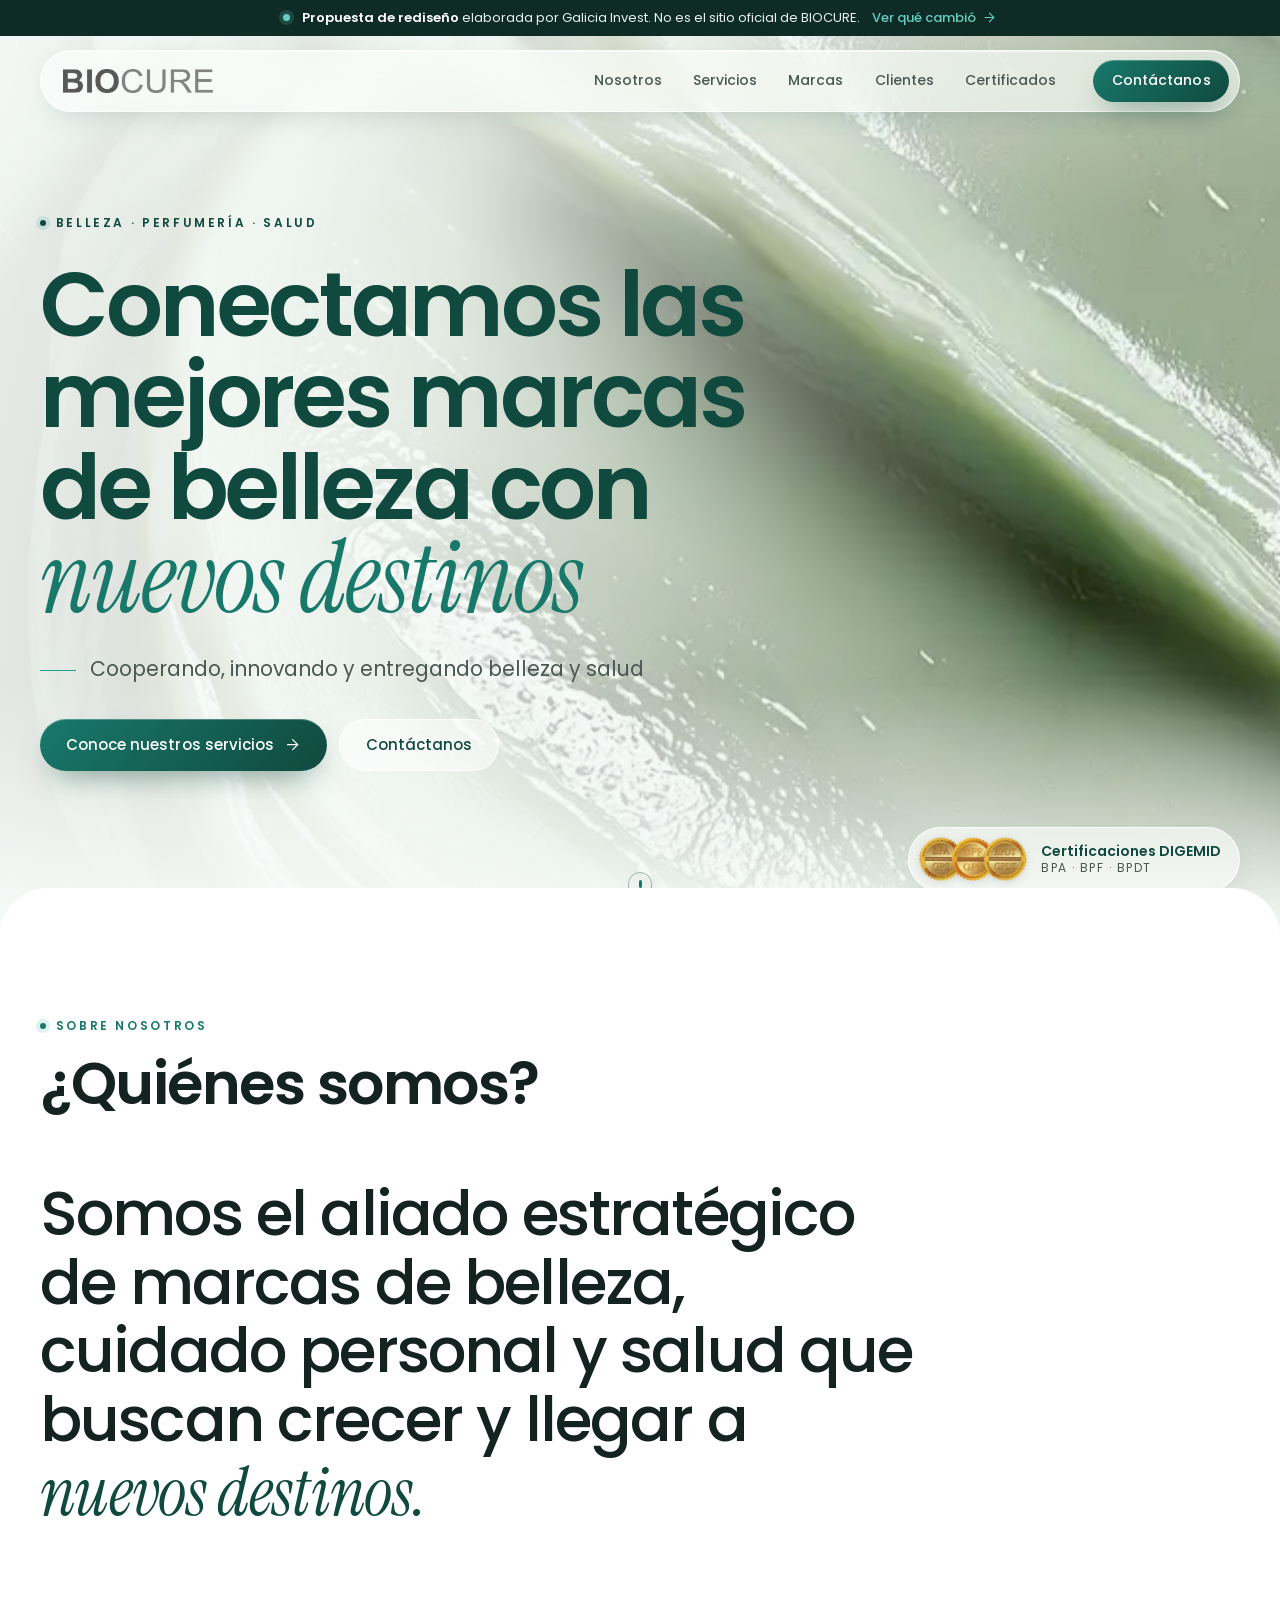
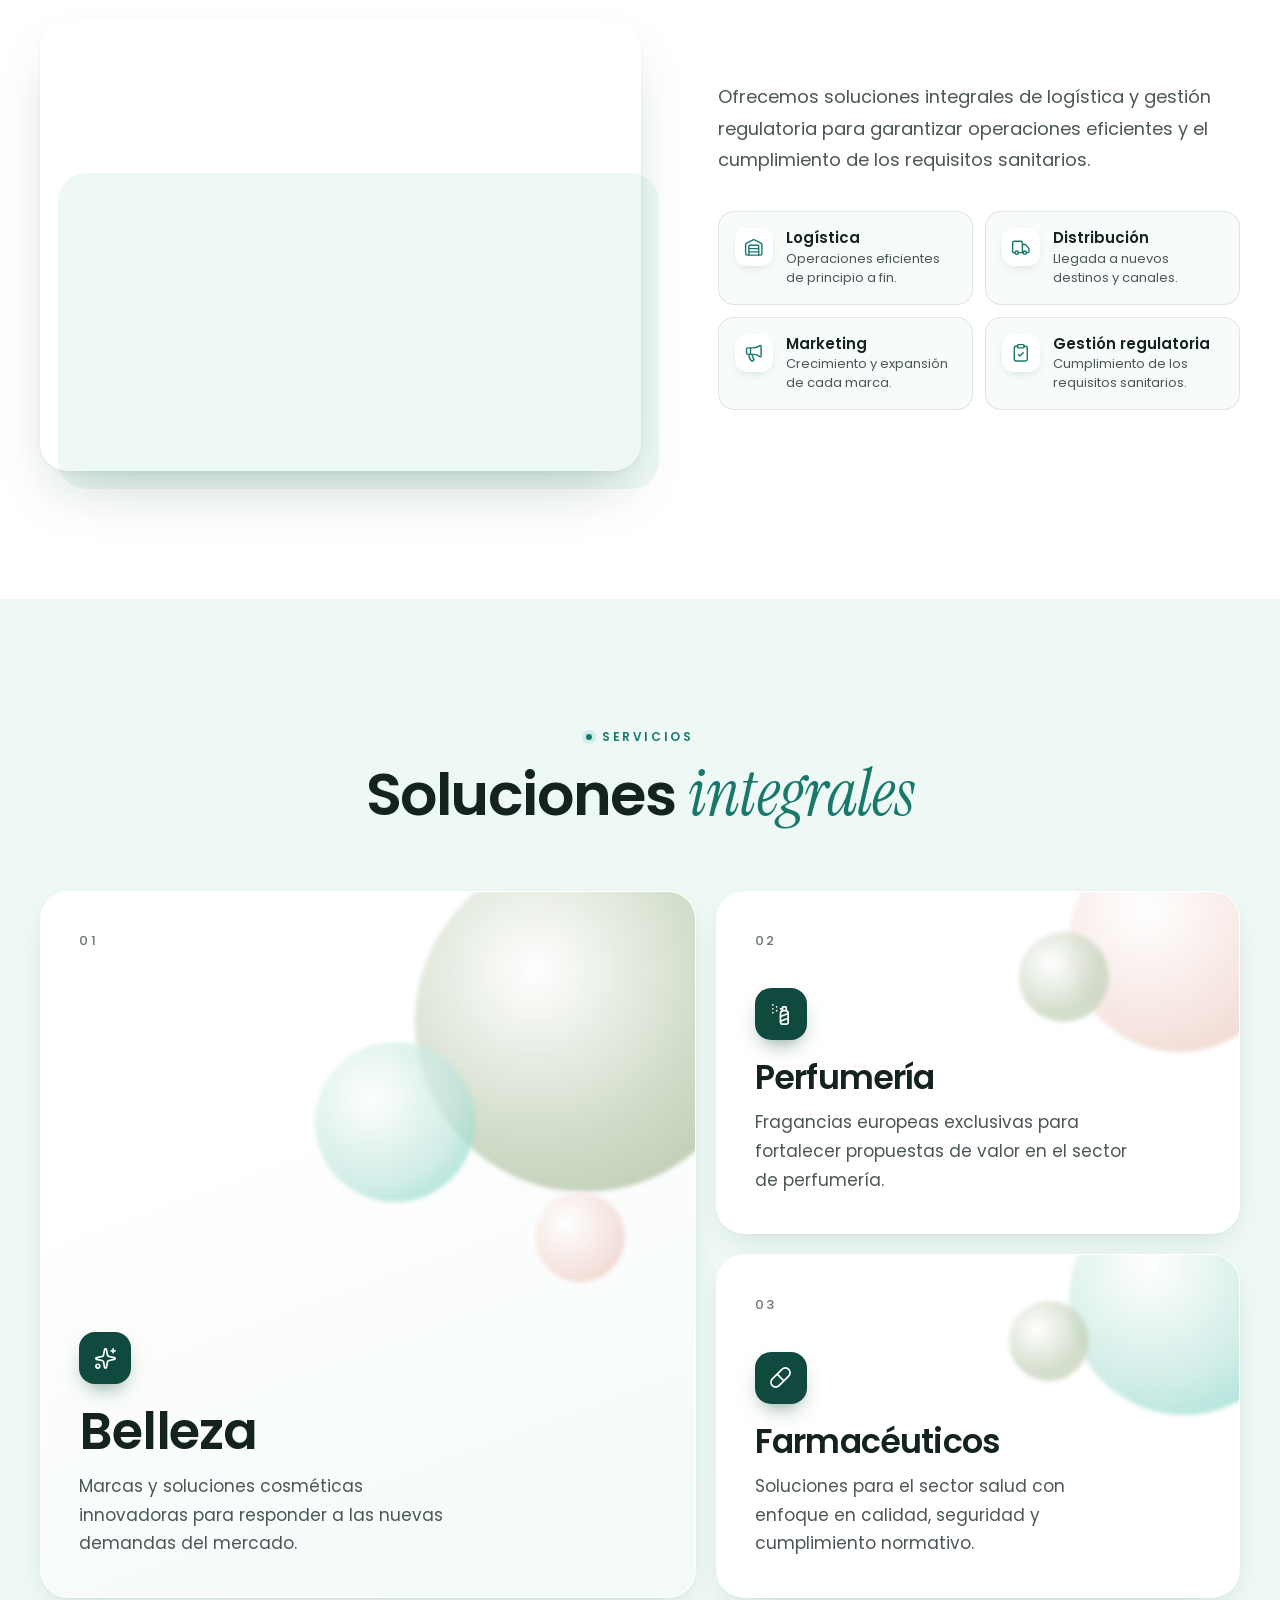
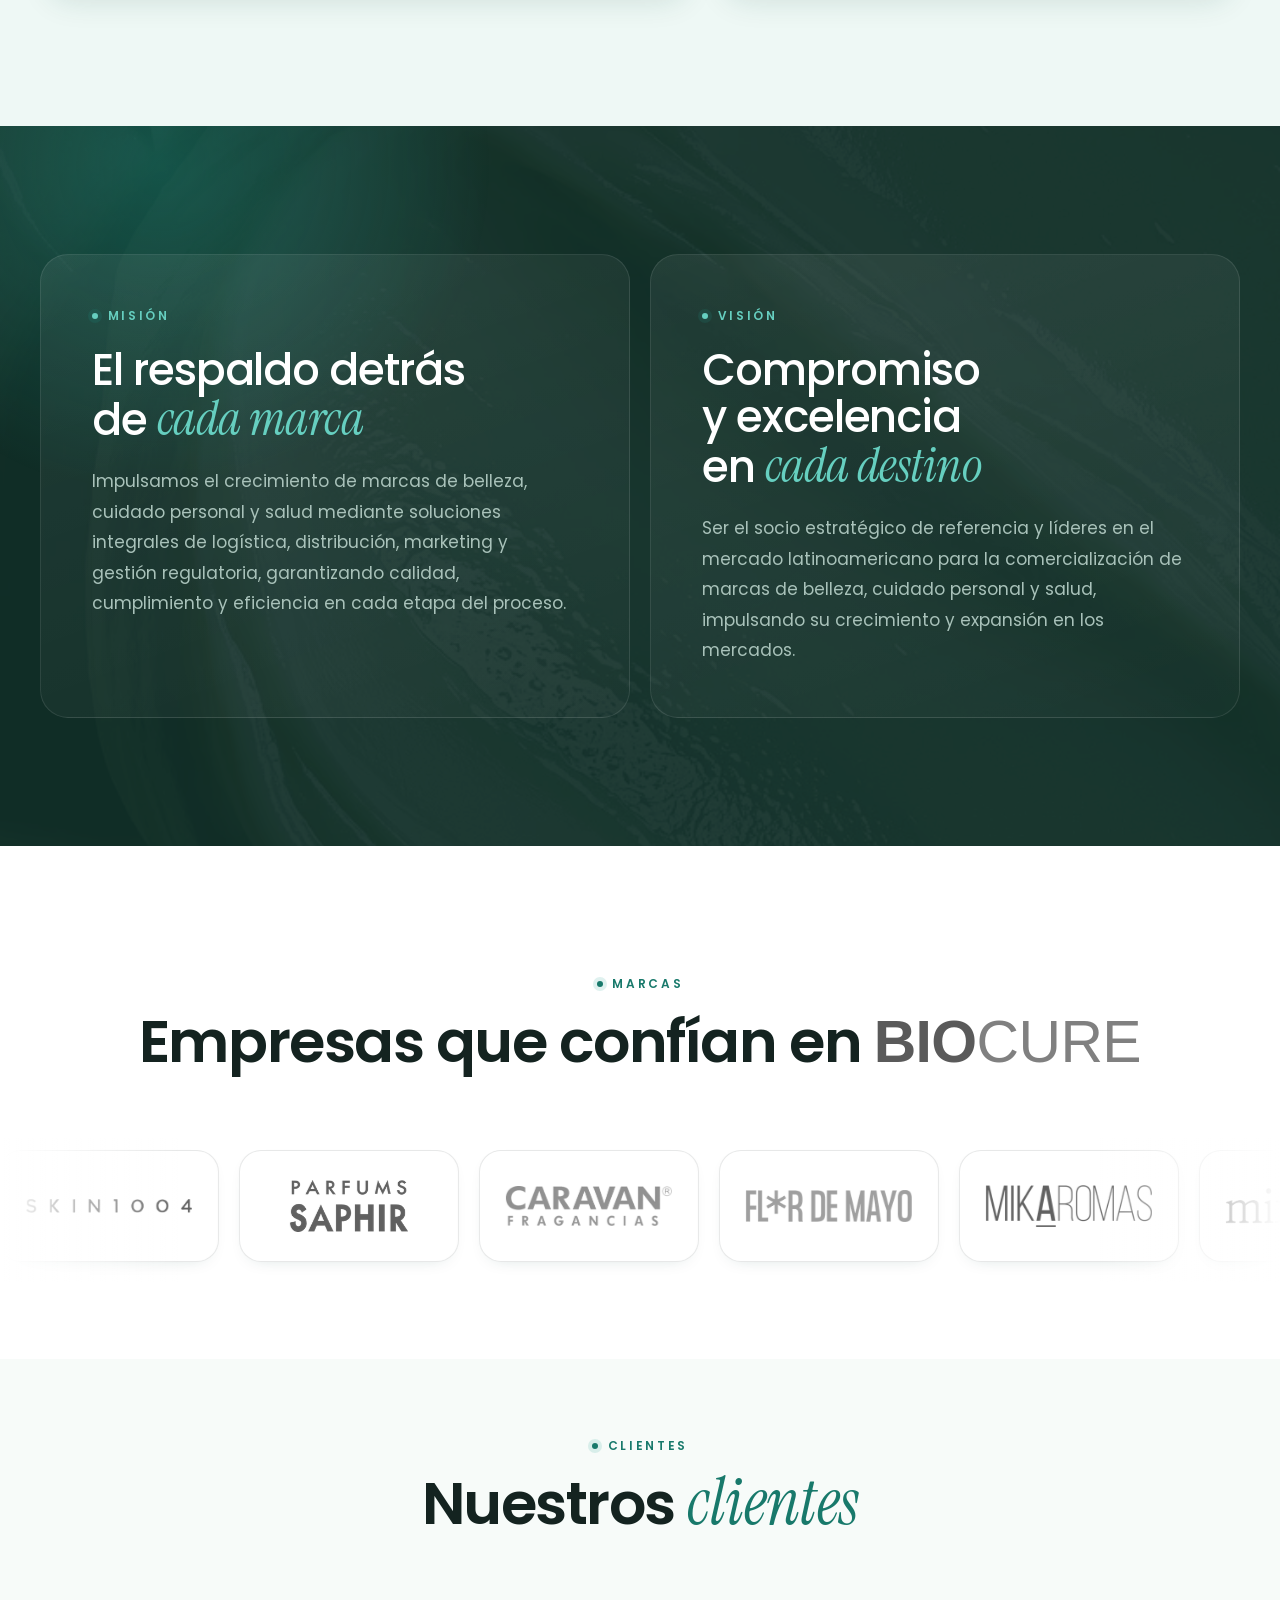
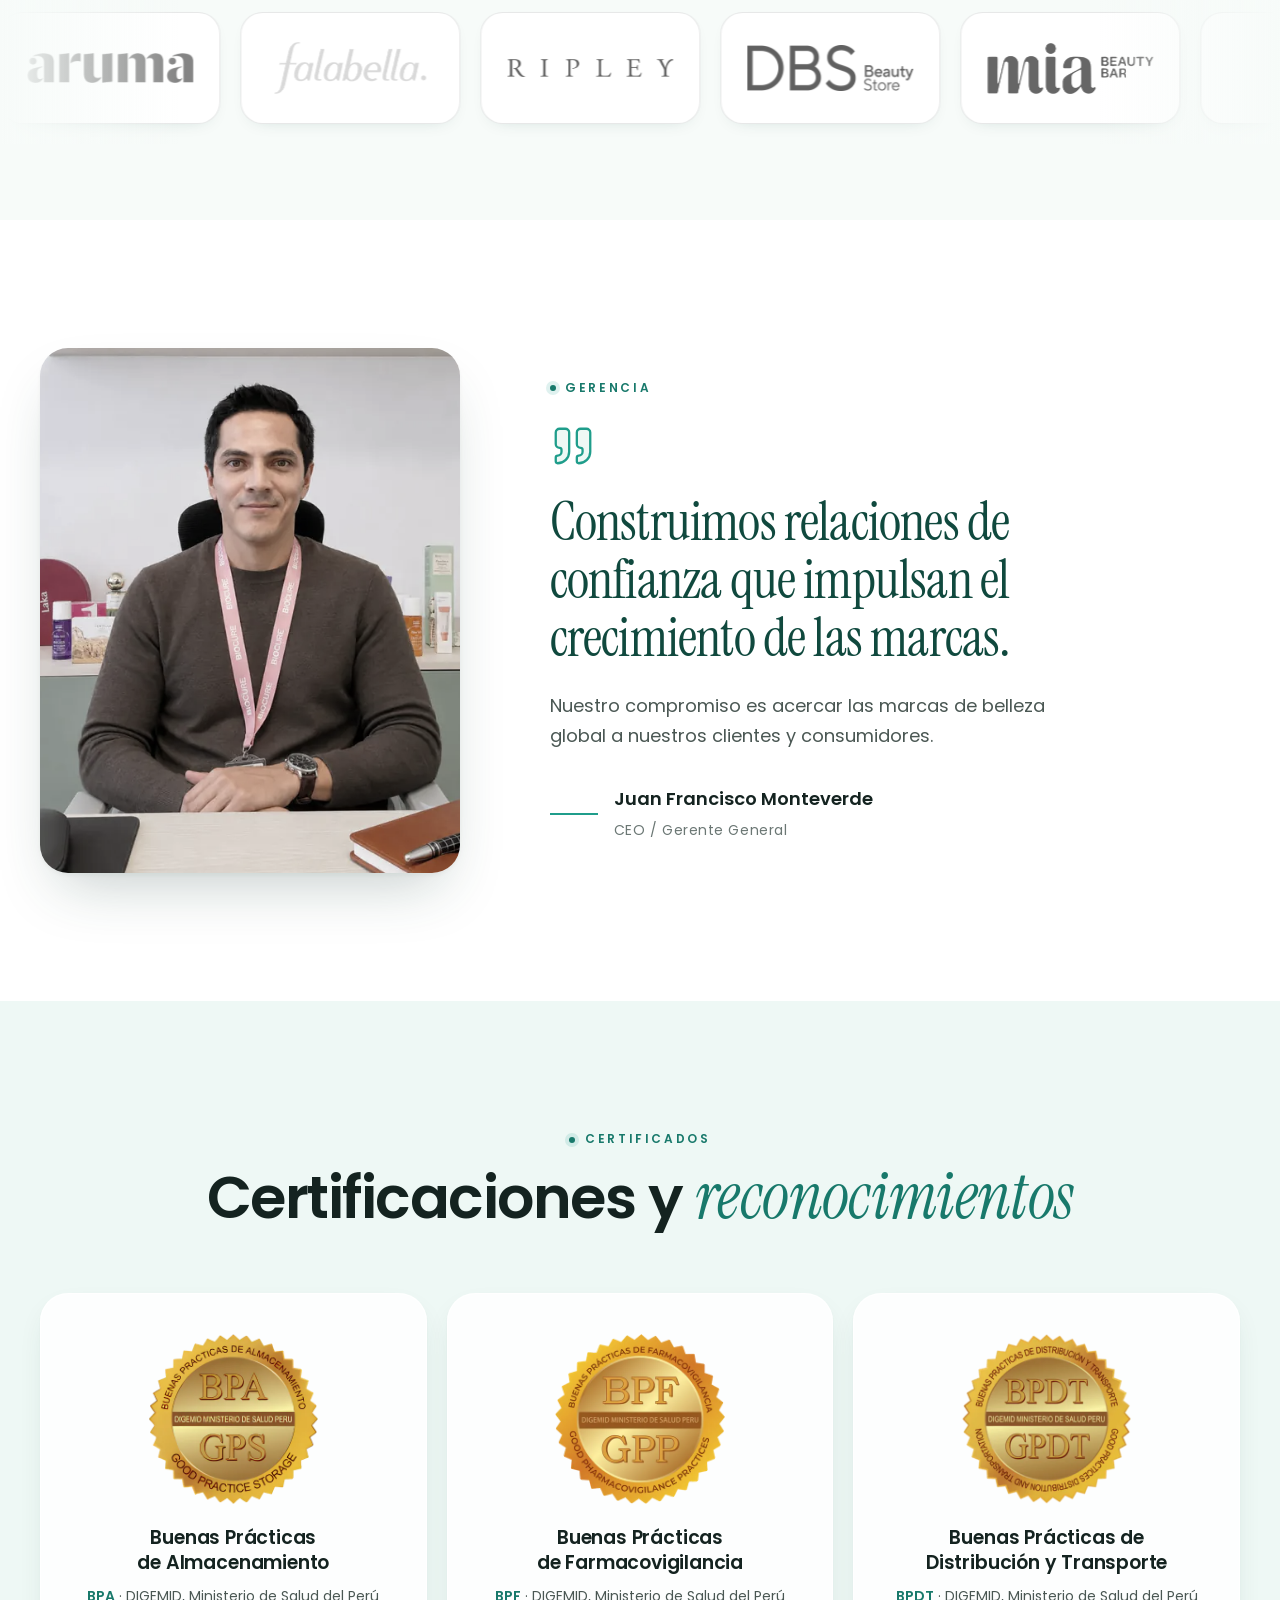
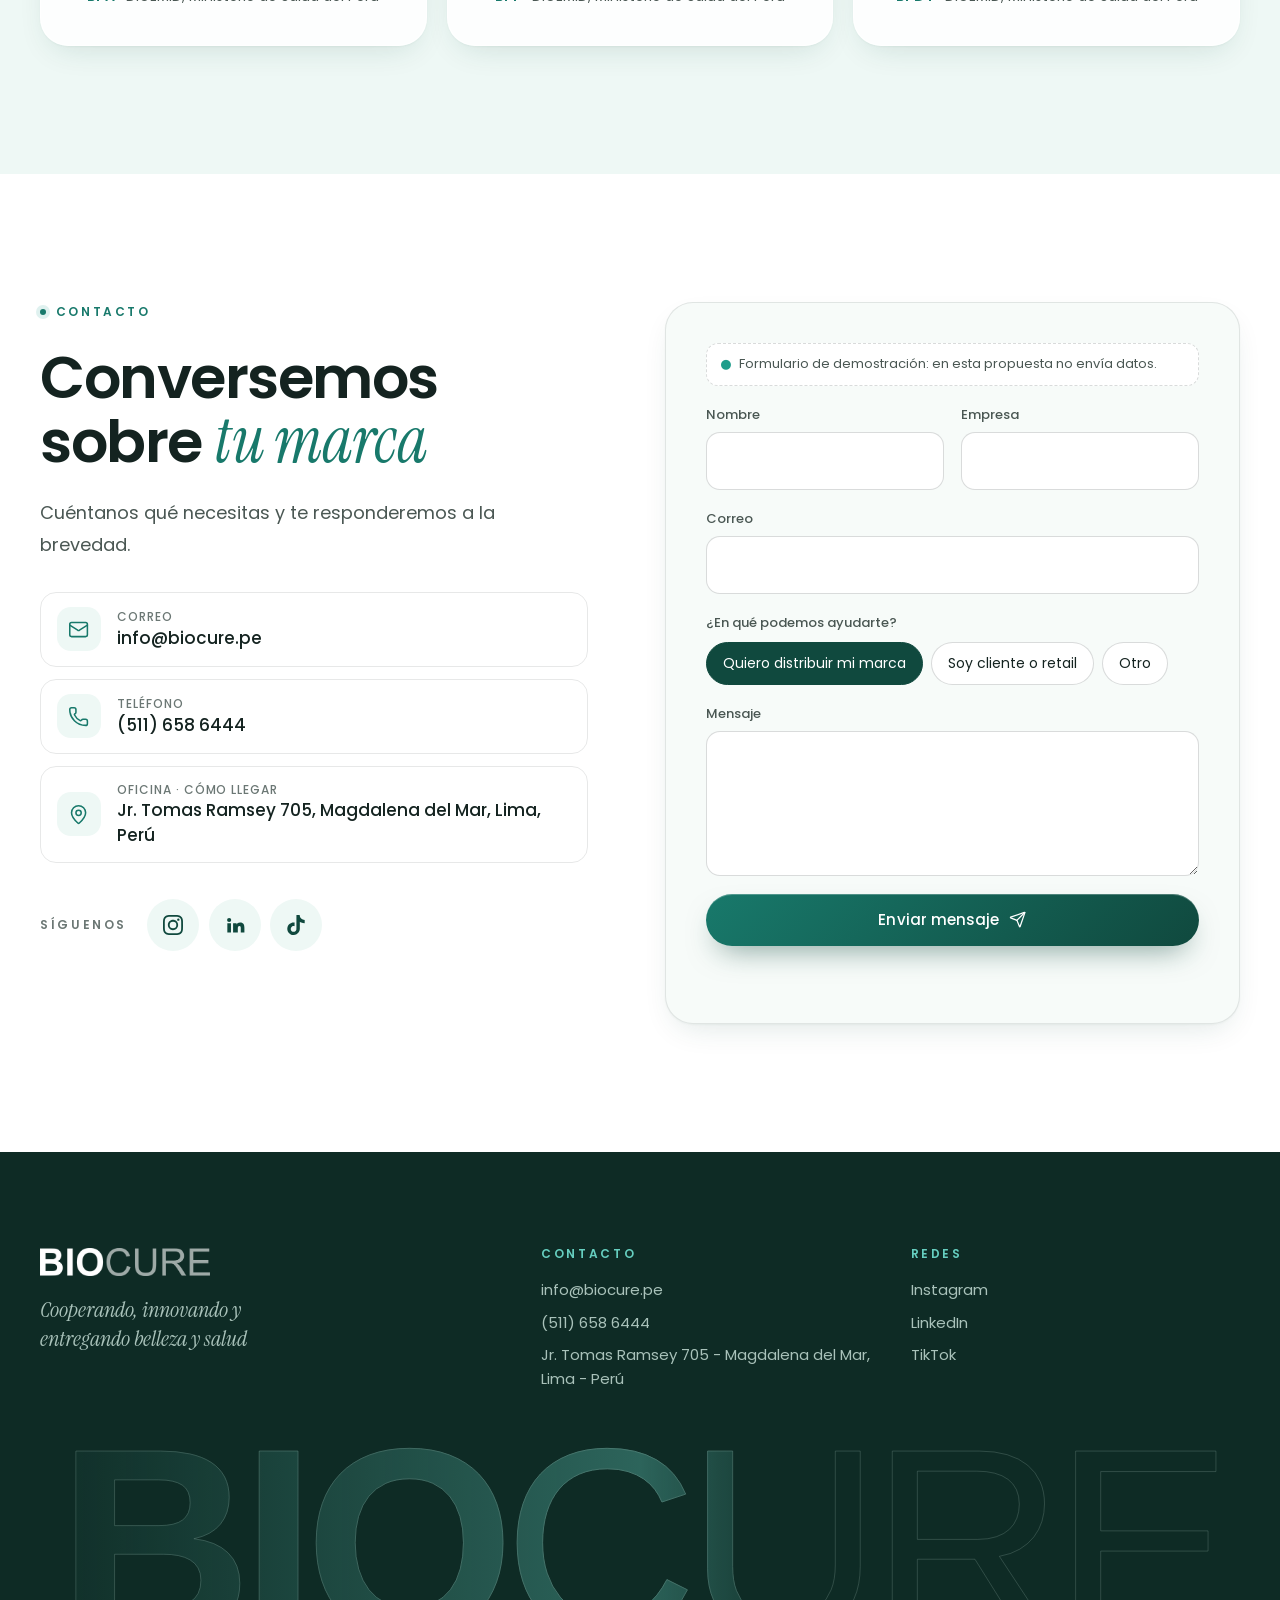
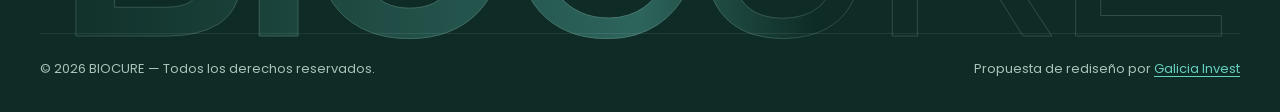
<file: index.html>
<!DOCTYPE html> <html lang="es"> <head> <meta charset="UTF-8"> <meta name="viewport" content="width=device-width,initial-scale=1"> <title>Propuesta de rediseño web — BIOCURE · Galicia Invest</title> <meta name="description" content="Aliado estratégico de marcas de belleza, cuidado personal y salud que buscan crecer en Perú: logística, distribución, marketing y gestión regulatoria con certificaciones DIGEMID."> <meta name="robots" content="noindex, nofollow"> <meta name="theme-color" content="#f7fbf9"> <meta name="referrer" content="strict-origin-when-cross-origin"> <meta property="og:url" content="https://jsanchezch22.github.io/propuesta-biocure/"> <meta property="og:type" content="website"> <meta property="og:locale" content="es_PE"> <meta property="og:site_name" content="Galicia Invest"> <meta property="og:title" content="Propuesta de rediseño web para BIOCURE"> <meta property="og:description" content="Maqueta elaborada por Galicia Invest. No es el sitio oficial de BIOCURE."> <meta property="og:image" content="https://jsanchezch22.github.io/propuesta-biocure/assets/img/og-image.jpg"> <meta property="og:image:width" content="1200"> <meta property="og:image:height" content="630"> <meta name="twitter:card" content="summary_large_image"> <link rel="icon" type="image/png" sizes="32x32" href="assets/img/favicon-32.png"> <link rel="apple-touch-icon" href="assets/img/apple-touch-icon.png"> <link rel="preload" href="fonts/poppins-600.woff2" as="font" type="font/woff2" crossorigin> <link rel="preload" href="fonts/instrument-serif-400i.woff2" as="font" type="font/woff2" crossorigin> <link rel="preload" as="image" href="assets/img/portada.webp" media="(min-width: 761px)" fetchpriority="high"> <link rel="preload" as="image" href="assets/img/portada-movil.webp" media="(max-width: 760px)" fetchpriority="high"> <link rel="stylesheet" href="css/styles.css?v=mwox3bj6"> <script>document.documentElement.classList.add("js")</script> <script type="application/ld+json"> {
    "@context": "https://schema.org",
    "@type": "Organization",
    "name": "BIOCURE",
    "url": "https://www.biocure.pe/",
    "logo": "https://www.biocure.pe/images/LOGO.png",
    "slogan": "Cooperando, innovando y entregando belleza y salud",
    "description": "Aliado estratégico de marcas de belleza, cuidado personal y salud: soluciones integrales de logística, distribución, marketing y gestión regulatoria.",
    "email": "info@biocure.pe",
    "telephone": "+51 1 658 6444",
    "address": {
      "@type": "PostalAddress",
      "streetAddress": "Jr. Tomás Ramsey 705",
      "addressLocality": "Magdalena del Mar",
      "addressRegion": "Lima",
      "addressCountry": "PE"
    },
    "sameAs": [
      "https://www.instagram.com/biocure.pe",
      "https://www.linkedin.com/company/biocure-s-a-c/",
      "https://www.tiktok.com/@biocure.pe"
    ]
  } </script> </head> <body> <svg width="0" height="0" style="position:absolute" aria-hidden="true" focusable="false"> <defs> <symbol id="i-sparkles" viewBox="0 0 24 24"><path d="M11.017 2.814a1 1 0 0 1 1.966 0l1.051 5.558a2 2 0 0 0 1.594 1.594l5.558 1.051a1 1 0 0 1 0 1.966l-5.558 1.051a2 2 0 0 0-1.594 1.594l-1.051 5.558a1 1 0 0 1-1.966 0l-1.051-5.558a2 2 0 0 0-1.594-1.594l-5.558-1.051a1 1 0 0 1 0-1.966l5.558-1.051a2 2 0 0 0 1.594-1.594z"/><path d="M20 2v4"/><path d="M22 4h-4"/><circle cx="4" cy="20" r="2"/></symbol> <symbol id="i-spray" viewBox="0 0 24 24"><path d="m12 19 8-3"/><path d="M14 6h-2"/><path d="M18 8.172V5a1 1 0 00-1-1h-2a1 1 0 00-1 1v3.172"/><path d="m20 11-8 3"/><path d="M20 20a2 2 0 01-2 2h-4a2 2 0 01-2-2v-9a3 3 0 013-3h2a3 3 0 013 3z"/><path d="M4 10h.01"/><path d="M4 2h.01"/><path d="M4 6h.01"/><path d="M8 4h.01"/><path d="M8 8h.01"/></symbol> <symbol id="i-pill" viewBox="0 0 24 24"><path d="m10.5 20.5 10-10a4.95 4.95 0 1 0-7-7l-10 10a4.95 4.95 0 1 0 7 7Z"/><path d="m8.5 8.5 7 7"/></symbol> <symbol id="i-warehouse" viewBox="0 0 24 24"><path d="M18 21V10a1 1 0 0 0-1-1H7a1 1 0 0 0-1 1v11"/><path d="M22 19a2 2 0 0 1-2 2H4a2 2 0 0 1-2-2V8a2 2 0 0 1 1.132-1.803l7.95-3.974a2 2 0 0 1 1.837 0l7.948 3.974A2 2 0 0 1 22 8z"/><path d="M6 13h12"/><path d="M6 17h12"/></symbol> <symbol id="i-truck" viewBox="0 0 24 24"><path d="M14 18V6a2 2 0 0 0-2-2H4a2 2 0 0 0-2 2v11a1 1 0 0 0 1 1h2"/><path d="M15 18H9"/><path d="M19 18h2a1 1 0 0 0 1-1v-3.65a1 1 0 0 0-.22-.624l-3.48-4.35A1 1 0 0 0 17.52 8H14"/><circle cx="17" cy="18" r="2"/><circle cx="7" cy="18" r="2"/></symbol> <symbol id="i-megaphone" viewBox="0 0 24 24"><path d="M11 6a13 13 0 0 0 8.4-2.8A1 1 0 0 1 21 4v12a1 1 0 0 1-1.6.8A13 13 0 0 0 11 14H5a2 2 0 0 1-2-2V8a2 2 0 0 1 2-2z"/><path d="M6 14a12 12 0 0 0 2.4 7.2 2 2 0 0 0 3.2-2.4A8 8 0 0 1 10 14"/><path d="M8 6v8"/></symbol> <symbol id="i-clipboard" viewBox="0 0 24 24"><rect width="8" height="4" x="8" y="2" rx="1" ry="1"/><path d="M16 4h2a2 2 0 0 1 2 2v14a2 2 0 0 1-2 2H6a2 2 0 0 1-2-2V6a2 2 0 0 1 2-2h2"/><path d="m9 14 2 2 4-4"/></symbol> <symbol id="i-shield" viewBox="0 0 24 24"><path d="M20 13c0 5-3.5 7.5-7.66 8.95a1 1 0 0 1-.67-.01C7.5 20.5 4 18 4 13V6a1 1 0 0 1 1-1c2 0 4.5-1.2 6.24-2.72a1.17 1.17 0 0 1 1.52 0C14.51 3.81 17 5 19 5a1 1 0 0 1 1 1z"/><path d="m9 12 2 2 4-4"/></symbol> <symbol id="i-mail" viewBox="0 0 24 24"><path d="m22 7-8.991 5.727a2 2 0 0 1-2.009 0L2 7"/><rect x="2" y="4" width="20" height="16" rx="2"/></symbol> <symbol id="i-phone" viewBox="0 0 24 24"><path d="M13.832 16.568a1 1 0 0 0 1.213-.303l.355-.465A2 2 0 0 1 17 15h3a2 2 0 0 1 2 2v3a2 2 0 0 1-2 2A18 18 0 0 1 2 4a2 2 0 0 1 2-2h3a2 2 0 0 1 2 2v3a2 2 0 0 1-.8 1.6l-.468.351a1 1 0 0 0-.292 1.233 14 14 0 0 0 6.392 6.384"/></symbol> <symbol id="i-pin" viewBox="0 0 24 24"><path d="M20 10c0 4.993-5.539 10.193-7.399 11.799a1 1 0 0 1-1.202 0C9.539 20.193 4 14.993 4 10a8 8 0 0 1 16 0"/><circle cx="12" cy="10" r="3"/></symbol> <symbol id="i-arrow" viewBox="0 0 24 24"><path d="M5 12h14"/><path d="m12 5 7 7-7 7"/></symbol> <symbol id="i-arrow-up" viewBox="0 0 24 24"><path d="M7 7h10v10"/><path d="M7 17 17 7"/></symbol> <symbol id="i-menu" viewBox="0 0 24 24"><path d="M4 7h16"/><path d="M4 17h16"/></symbol> <symbol id="i-x" viewBox="0 0 24 24"><path d="M18 6 6 18"/><path d="m6 6 12 12"/></symbol> <symbol id="i-send" viewBox="0 0 24 24"><path d="M14.536 21.686a.5.5 0 0 0 .937-.024l6.5-19a.496.496 0 0 0-.635-.635l-19 6.5a.5.5 0 0 0-.024.937l7.93 3.18a2 2 0 0 1 1.112 1.11z"/><path d="m21.854 2.147-10.94 10.939"/></symbol> <symbol id="i-quote" viewBox="0 0 24 24"><path d="M16 3a2 2 0 0 0-2 2v6a2 2 0 0 0 2 2 1 1 0 0 1 1 1v1a2 2 0 0 1-2 2 1 1 0 0 0-1 1v2a1 1 0 0 0 1 1 6 6 0 0 0 6-6V5a2 2 0 0 0-2-2z"/><path d="M5 3a2 2 0 0 0-2 2v6a2 2 0 0 0 2 2 1 1 0 0 1 1 1v1a2 2 0 0 1-2 2 1 1 0 0 0-1 1v2a1 1 0 0 0 1 1 6 6 0 0 0 6-6V5a2 2 0 0 0-2-2z"/></symbol> <symbol id="s-instagram" viewBox="0 0 24 24"><path fill="currentColor" stroke="none" d="M7.0301.084c-1.2768.0602-2.1487.264-2.911.5634-.7888.3075-1.4575.72-2.1228 1.3877-.6652.6677-1.075 1.3368-1.3802 2.127-.2954.7638-.4956 1.6365-.552 2.914-.0564 1.2775-.0689 1.6882-.0626 4.947.0062 3.2586.0206 3.6671.0825 4.9473.061 1.2765.264 2.1482.5635 2.9107.308.7889.72 1.4573 1.388 2.1228.6679.6655 1.3365 1.0743 2.1285 1.38.7632.295 1.6361.4961 2.9134.552 1.2773.056 1.6884.069 4.9462.0627 3.2578-.0062 3.668-.0207 4.9478-.0814 1.28-.0607 2.147-.2652 2.9098-.5633.7889-.3086 1.4578-.72 2.1228-1.3881.665-.6682 1.0745-1.3378 1.3795-2.1284.2957-.7632.4966-1.636.552-2.9124.056-1.2809.0692-1.6898.063-4.948-.0063-3.2583-.021-3.6668-.0817-4.9465-.0607-1.2797-.264-2.1487-.5633-2.9117-.3084-.7889-.72-1.4568-1.3876-2.1228C21.2982 1.33 20.628.9208 19.8378.6165 19.074.321 18.2017.1197 16.9244.0645 15.6471.0093 15.236-.005 11.977.0014 8.718.0076 8.31.0215 7.0301.0839m.1402 21.6932c-1.17-.0509-1.8053-.2453-2.2287-.408-.5606-.216-.96-.4771-1.3819-.895-.422-.4178-.6811-.8186-.9-1.378-.1644-.4234-.3624-1.058-.4171-2.228-.0595-1.2645-.072-1.6442-.079-4.848-.007-3.2037.0053-3.583.0607-4.848.05-1.169.2456-1.805.408-2.2282.216-.5613.4762-.96.895-1.3816.4188-.4217.8184-.6814 1.3783-.9003.423-.1651 1.0575-.3614 2.227-.4171 1.2655-.06 1.6447-.072 4.848-.079 3.2033-.007 3.5835.005 4.8495.0608 1.169.0508 1.8053.2445 2.228.408.5608.216.96.4754 1.3816.895.4217.4194.6816.8176.9005 1.3787.1653.4217.3617 1.056.4169 2.2263.0602 1.2655.0739 1.645.0796 4.848.0058 3.203-.0055 3.5834-.061 4.848-.051 1.17-.245 1.8055-.408 2.2294-.216.5604-.4763.96-.8954 1.3814-.419.4215-.8181.6811-1.3783.9-.4224.1649-1.0577.3617-2.2262.4174-1.2656.0595-1.6448.072-4.8493.079-3.2045.007-3.5825-.006-4.848-.0608M16.953 5.5864A1.44 1.44 0 1 0 18.39 4.144a1.44 1.44 0 0 0-1.437 1.4424M5.8385 12.012c.0067 3.4032 2.7706 6.1557 6.173 6.1493 3.4026-.0065 6.157-2.7701 6.1506-6.1733-.0065-3.4032-2.771-6.1565-6.174-6.1498-3.403.0067-6.156 2.771-6.1496 6.1738M8 12.0077a4 4 0 1 1 4.008 3.9921A3.9996 3.9996 0 0 1 8 12.0077"/></symbol> <symbol id="s-tiktok" viewBox="0 0 24 24"><path fill="currentColor" stroke="none" d="M12.525.02c1.31-.02 2.61-.01 3.91-.02.08 1.53.63 3.09 1.75 4.17 1.12 1.11 2.7 1.62 4.24 1.79v4.03c-1.44-.05-2.89-.35-4.2-.97-.57-.26-1.1-.59-1.62-.93-.01 2.92.01 5.84-.02 8.75-.08 1.4-.54 2.79-1.35 3.94-1.31 1.92-3.58 3.17-5.91 3.21-1.43.08-2.86-.31-4.080-1.03-2.02-1.19-3.44-3.37-3.65-5.71-.02-.5-.03-1-.01-1.49.18-1.9 1.12-3.72 2.58-4.96 1.66-1.44 3.98-2.13 6.15-1.72.02 1.48-.04 2.96-.04 4.44-.99-.32-2.150-.23-3.020.37-.63.41-1.11 1.04-1.36 1.75-.21.51-.15 1.07-.14 1.61.24 1.64 1.82 3.02 3.5 2.87 1.12-.01 2.19-.66 2.77-1.61.19-.33.4-.67.41-1.06.1-1.79.06-3.57.07-5.36.01-4.03-.01-8.05.02-12.07z"/></symbol> <symbol id="s-linkedin" viewBox="0 0 24 24"><path fill="currentColor" stroke="none" d="M4.98 3.5a2.5 2.5 0 1 1 0 5 2.5 2.5 0 0 1 0-5zM2.8 9.75h4.36V21H2.8zM9.7 9.75h4.18v1.54h.06c.58-1.1 2-2.26 4.12-2.26 4.4 0 5.22 2.9 5.22 6.66V21h-4.35v-4.96c0-1.18-.02-2.7-1.65-2.7-1.65 0-1.9 1.29-1.9 2.62V21H9.7z"/></symbol> </defs> </svg> <a class="saltar" href="#contenido">Saltar al contenido</a> <div class="aviso-propuesta" role="note"> <span class="aviso-punto" aria-hidden="true"></span> <p><strong>Propuesta de rediseño</strong> elaborada por Galicia Invest. No es el sitio oficial de BIOCURE.</p> <a href="cambios.html">Ver qué cambió <svg class="ico" aria-hidden="true"><use href="#i-arrow"/></svg></a> </div> <header class="cabecera" id="cabecera"> <div class="cabecera-pildora"> <a class="marca" href="#inicio" aria-label="BIOCURE, ir al inicio"> <img src="assets/img/logo.webp" alt="BIOCURE" width="181" height="30"> </a> <nav class="nav" aria-label="Principal"> <a href="#nosotros">Nosotros</a> <a href="#servicios">Servicios</a> <a href="#marcas">Marcas</a> <a href="#clientes">Clientes</a> <a href="#certificados">Certificados</a> </nav> <a class="boton boton-primario boton-chico cabecera-cta" href="#contacto">Contáctanos</a> <button class="menu-boton" id="menu-boton" type="button" aria-expanded="false" aria-controls="menu-movil" aria-label="Abrir menú"> <svg class="ico" aria-hidden="true"><use href="#i-menu"/></svg> </button> </div> </header> <div class="menu-movil" id="menu-movil" hidden> <nav aria-label="Menú móvil"> <a href="#nosotros"><span>01</span>Nosotros</a> <a href="#servicios"><span>02</span>Servicios</a> <a href="#mision"><span>03</span>Misión y visión</a> <a href="#marcas"><span>04</span>Marcas</a> <a href="#clientes"><span>05</span>Clientes</a> <a href="#gerencia"><span>06</span>Gerencia</a> <a href="#certificados"><span>07</span>Certificados</a> <a href="#contacto"><span>08</span>Contacto</a> </nav> <div class="menu-movil-pie"> <a href="mailto:info@biocure.pe">info@biocure.pe</a> <a href="tel:+5116586444">(511) 658 6444</a> </div> </div> <main id="contenido"> <section class="portada" id="inicio" aria-labelledby="titulo-portada"> <div class="portada-fondo" aria-hidden="true"> <picture> <source media="(max-width: 760px)" srcset="assets/img/portada-movil.webp" width="720" height="960"> <img src="assets/img/portada.webp" alt="" width="1313" height="736" fetchpriority="high"> </picture> </div> <div class="portada-velo" aria-hidden="true"></div> <div class="contenedor portada-contenido"> <p class="ceja ceja-portada"><span class="ceja-punto"></span>Belleza · Perfumería · Salud</p> <h1 class="portada-titulo" id="titulo-portada"> <span class="m"><span style="--i:0">Conectamos</span></span> <span class="m"><span style="--i:1">las</span></span> <span class="m"><span style="--i:2">mejores</span></span> <span class="m"><span style="--i:3">marcas</span></span> <span class="m"><span style="--i:4">de</span></span> <span class="m"><span style="--i:5">belleza</span></span> <span class="m"><span style="--i:6">con</span></span> <span class="m"><em class="serif" style="--i:7">nuevos destinos</em></span> </h1> <p class="portada-lema">Cooperando, innovando y entregando belleza y salud</p> <div class="portada-acciones"> <a class="boton boton-primario" href="#servicios">Conoce nuestros servicios <svg class="ico" aria-hidden="true"><use href="#i-arrow"/></svg></a> <a class="boton boton-vidrio" href="#contacto">Contáctanos</a> </div> </div> <a class="portada-sellos" href="#certificados"> <span class="sellos-imgs" aria-hidden="true"> <img src="assets/cert/sello-1.webp" alt="" width="44" height="44"> <img src="assets/cert/sello-2.webp" alt="" width="44" height="44"> <img src="assets/cert/sello-3.webp" alt="" width="44" height="44"> </span> <span class="sellos-texto"><strong>Certificaciones DIGEMID</strong><span>BPA · BPF · BPDT</span></span> </a> <div class="portada-desliza" aria-hidden="true"><span></span></div> </section> <section class="seccion nosotros" id="nosotros" aria-labelledby="titulo-nosotros"> <div class="contenedor"> <div class="encabezado" data-revelar> <p class="ceja"><span class="ceja-punto"></span>Sobre nosotros</p> <h2 class="titulo-seccion" id="titulo-nosotros">¿Quiénes somos?</h2> </div> <p class="declaracion" id="declaracion" data-palabras>Somos el aliado estratégico de marcas de belleza, cuidado personal y salud que buscan crecer y llegar a <em class="serif">nuevos destinos.</em></p> <div class="nosotros-grid"> <figure class="nosotros-foto" data-revelar> <div class="foto-marco" data-paralaje> <picture> <source media="(max-width: 760px)" srcset="assets/img/equipo-800.webp"> <img src="assets/img/equipo-1400.webp" alt="Equipo de BIOCURE en una reunión de ventas" width="1400" height="1050" loading="lazy" decoding="async"> </picture> </div> </figure> <div class="nosotros-texto" data-revelar> <p class="lead">Ofrecemos soluciones integrales de logística y gestión regulatoria para garantizar operaciones eficientes y el cumplimiento de los requisitos sanitarios.</p> <ul class="capacidades" role="list"> <li><span class="cap-ico"><svg class="ico" aria-hidden="true"><use href="#i-warehouse"/></svg></span><div><strong>Logística</strong><span>Operaciones eficientes de principio a fin.</span></div></li> <li><span class="cap-ico"><svg class="ico" aria-hidden="true"><use href="#i-truck"/></svg></span><div><strong>Distribución</strong><span>Llegada a nuevos destinos y canales.</span></div></li> <li><span class="cap-ico"><svg class="ico" aria-hidden="true"><use href="#i-megaphone"/></svg></span><div><strong>Marketing</strong><span>Crecimiento y expansión de cada marca.</span></div></li> <li><span class="cap-ico"><svg class="ico" aria-hidden="true"><use href="#i-clipboard"/></svg></span><div><strong>Gestión regulatoria</strong><span>Cumplimiento de los requisitos sanitarios.</span></div></li> </ul> </div> </div> </div> </section> <section class="seccion servicios" id="servicios" aria-labelledby="titulo-servicios"> <div class="contenedor"> <div class="encabezado encabezado-centro" data-revelar> <p class="ceja"><span class="ceja-punto"></span>Servicios</p> <h2 class="titulo-seccion" id="titulo-servicios">Soluciones <em class="serif">integrales</em></h2> </div> <div class="bento"> <article class="tarjeta-servicio t-belleza" data-revelar data-foco> <div class="ts-arte" aria-hidden="true"><span class="burbuja b1"></span><span class="burbuja b2"></span><span class="burbuja b3"></span></div> <span class="ts-num" aria-hidden="true">01</span> <span class="ts-ico"><svg class="ico" aria-hidden="true"><use href="#i-sparkles"/></svg></span> <h3>Belleza</h3> <p>Marcas y soluciones cosméticas innovadoras para responder a las nuevas demandas del mercado.</p> </article> <article class="tarjeta-servicio t-perfumeria" data-revelar data-foco> <div class="ts-arte" aria-hidden="true"><span class="burbuja b1"></span><span class="burbuja b2"></span></div> <span class="ts-num" aria-hidden="true">02</span> <span class="ts-ico"><svg class="ico" aria-hidden="true"><use href="#i-spray"/></svg></span> <h3>Perfumería</h3> <p>Fragancias europeas exclusivas para fortalecer propuestas de valor en el sector de perfumería.</p> </article> <article class="tarjeta-servicio t-farma" data-revelar data-foco> <div class="ts-arte" aria-hidden="true"><span class="burbuja b1"></span><span class="burbuja b2"></span></div> <span class="ts-num" aria-hidden="true">03</span> <span class="ts-ico"><svg class="ico" aria-hidden="true"><use href="#i-pill"/></svg></span> <h3>Farmacéuticos</h3> <p>Soluciones para el sector salud con enfoque en calidad, seguridad y cumplimiento normativo.</p> </article> </div> </div> </section> <section class="seccion mision" id="mision" aria-label="Misión y visión"> <div class="mision-textura" aria-hidden="true"></div> <div class="contenedor mision-grid"> <article class="tarjeta-mv" data-revelar data-foco> <p class="ceja ceja-clara"><span class="ceja-punto"></span>Misión</p> <h3>El respaldo detrás de <em class="serif">cada marca</em></h3> <p>Impulsamos el crecimiento de marcas de belleza, cuidado personal y salud mediante soluciones integrales de logística, distribución, marketing y gestión regulatoria, garantizando calidad, cumplimiento y eficiencia en cada etapa del proceso.</p> </article> <article class="tarjeta-mv" data-revelar data-foco> <p class="ceja ceja-clara"><span class="ceja-punto"></span>Visión</p> <h3>Compromiso y excelencia en <em class="serif">cada destino</em></h3> <p>Ser el socio estratégico de referencia y líderes en el mercado latinoamericano para la comercialización de marcas de belleza, cuidado personal y salud, impulsando su crecimiento y expansión en los mercados.</p> </article> </div> </section> <section class="seccion logos" id="marcas" aria-labelledby="titulo-marcas"> <div class="contenedor"> <div class="encabezado encabezado-centro" data-revelar> <p class="ceja"><span class="ceja-punto"></span>Marcas</p> <h2 class="titulo-seccion" id="titulo-marcas">Empresas que confían en <span class="nombre-marca">BIO<span>CURE</span></span></h2> </div> </div> <div class="marquesina" data-marquesina data-sentido="izquierda" data-velocidad="34"> <div class="marquesina-vista"> <div class="marquesina-pista"> <ul class="marquesina-grupo" role="list" aria-label="Marcas que representa BIOCURE"> <li><img src="assets/marcas/marca-1.webp" alt="SKIN1004" height="48" loading="lazy"></li> <li><img src="assets/marcas/marca-2.webp" alt="Parfums Saphir" height="48" loading="lazy"></li> <li><img src="assets/marcas/marca-3.webp" alt="Caravan Fragancias" height="48" loading="lazy"></li> <li><img src="assets/marcas/marca-4.webp" alt="Flor de Mayo" height="48" loading="lazy"></li> <li><img src="assets/marcas/marca-5.webp" alt="Mikaromas" height="48" loading="lazy"></li> <li><img src="assets/marcas/marca-6.webp" alt="mixsoon" height="48" loading="lazy"></li> <li><img src="assets/marcas/marca-7.webp" alt="Purito Seoul" height="48" loading="lazy"></li> <li><img src="assets/marcas/marca-8.webp" alt="Beauty of Joseon" height="48" loading="lazy"></li> <li><img src="assets/marcas/marca-9.webp" alt="VT Cosmetics" height="48" loading="lazy"></li> <li><img src="assets/marcas/marca-10.webp" alt="Beauty Lab." height="48" loading="lazy"></li> </ul> </div> </div> </div> </section> <section class="seccion logos logos-clientes" id="clientes" aria-labelledby="titulo-clientes"> <div class="contenedor"> <div class="encabezado encabezado-centro" data-revelar> <p class="ceja"><span class="ceja-punto"></span>Clientes</p> <h2 class="titulo-seccion" id="titulo-clientes">Nuestros <em class="serif">clientes</em></h2> </div> </div> <div class="marquesina" data-marquesina data-sentido="derecha" data-velocidad="30"> <div class="marquesina-vista"> <div class="marquesina-pista"> <ul class="marquesina-grupo" role="list" aria-label="Clientes de BIOCURE"> <li><img src="assets/clientes/cliente-1.webp" alt="Aruma" height="48" loading="lazy"></li> <li><img src="assets/clientes/cliente-2.webp" alt="Falabella" height="48" loading="lazy"></li> <li><img src="assets/clientes/cliente-3.webp" alt="Ripley" height="48" loading="lazy"></li> <li><img src="assets/clientes/cliente-4.webp" alt="DBS Beauty Store" height="48" loading="lazy"></li> <li><img src="assets/clientes/cliente-5.webp" alt="Mia Beauty Bar" height="48" loading="lazy"></li> <li><img src="assets/clientes/cliente-6.webp" alt="Mifarma" height="48" loading="lazy"></li> <li><img src="assets/clientes/cliente-7.webp" alt="Yoyoso Perú" height="48" loading="lazy"></li> <li><img src="assets/clientes/cliente-8.webp" alt="Ilahui" height="48" loading="lazy"></li> </ul> </div> </div> </div> </section> <section class="seccion gerencia" id="gerencia" aria-labelledby="titulo-gerencia"> <div class="contenedor gerencia-grid"> <figure class="gerencia-foto" data-revelar> <img src="assets/img/gerencia-900.webp" srcset="assets/img/gerencia-520.webp 520w, assets/img/gerencia-900.webp 900w" sizes="(max-width: 760px) 86vw, 420px" alt="Juan Francisco Monteverde, CEO y Gerente General de BIOCURE" width="900" height="1101" loading="lazy" decoding="async"> </figure> <div class="gerencia-texto" data-revelar> <p class="ceja"><span class="ceja-punto"></span><span id="titulo-gerencia">Gerencia</span></p> <svg class="gerencia-comillas" aria-hidden="true"><use href="#i-quote"/></svg> <blockquote> <p>Construimos relaciones de confianza que impulsan el crecimiento de las marcas.</p> </blockquote> <p class="gerencia-apoyo">Nuestro compromiso es acercar las marcas de belleza global a nuestros clientes y consumidores.</p> <div class="firma"> <span class="firma-linea" aria-hidden="true"></span> <div> <strong>Juan Francisco Monteverde</strong> <span>CEO / Gerente General</span> </div> </div> </div> </div> </section> <section class="seccion certificados" id="certificados" aria-labelledby="titulo-certificados"> <div class="contenedor"> <div class="encabezado encabezado-centro" data-revelar> <p class="ceja"><span class="ceja-punto"></span>Certificados</p> <h2 class="titulo-seccion" id="titulo-certificados">Certificaciones y <em class="serif">reconocimientos</em></h2> </div> <div class="certs"> <article class="cert" data-revelar data-inclinar> <div class="cert-sello"><img src="assets/cert/sello-1.webp" alt="Sello BPA de DIGEMID" width="180" height="180" loading="lazy"><span class="cert-brillo" aria-hidden="true"></span></div> <h3>Buenas Prácticas de Almacenamiento</h3> <p><abbr title="Buenas Prácticas de Almacenamiento">BPA</abbr> · DIGEMID, Ministerio de Salud del Perú</p> </article> <article class="cert" data-revelar data-inclinar> <div class="cert-sello"><img src="assets/cert/sello-2.webp" alt="Sello BPF de DIGEMID" width="180" height="180" loading="lazy"><span class="cert-brillo" aria-hidden="true"></span></div> <h3>Buenas Prácticas de Farmacovigilancia</h3> <p><abbr title="Buenas Prácticas de Farmacovigilancia">BPF</abbr> · DIGEMID, Ministerio de Salud del Perú</p> </article> <article class="cert" data-revelar data-inclinar> <div class="cert-sello"><img src="assets/cert/sello-3.webp" alt="Sello BPDT de DIGEMID" width="180" height="180" loading="lazy"><span class="cert-brillo" aria-hidden="true"></span></div> <h3>Buenas Prácticas de Distribución y Transporte</h3> <p><abbr title="Buenas Prácticas de Distribución y Transporte">BPDT</abbr> · DIGEMID, Ministerio de Salud del Perú</p> </article> </div> </div> </section> <section class="seccion contacto" id="contacto" aria-labelledby="titulo-contacto"> <div class="contenedor contacto-grid"> <div class="contacto-info" data-revelar> <p class="ceja"><span class="ceja-punto"></span>Contacto</p> <h2 class="titulo-seccion" id="titulo-contacto">Conversemos sobre <em class="serif">tu marca</em></h2> <p class="lead">Cuéntanos qué necesitas y te responderemos a la brevedad.</p> <ul class="datos" role="list"> <li><a href="mailto:info@biocure.pe"><span class="dato-ico"><svg class="ico" aria-hidden="true"><use href="#i-mail"/></svg></span><span><small>Correo</small>info@biocure.pe</span></a></li> <li><a href="tel:+5116586444"><span class="dato-ico"><svg class="ico" aria-hidden="true"><use href="#i-phone"/></svg></span><span><small>Teléfono</small>(511) 658 6444</span></a></li> <li><a href="https://www.google.com/maps/search/?api=1&amp;query=Jr.+Tomas+Ramsey+705+Magdalena+del+Mar+Lima" target="_blank" rel="noopener noreferrer"><span class="dato-ico"><svg class="ico" aria-hidden="true"><use href="#i-pin"/></svg></span><span><small>Oficina · Cómo llegar</small>Jr. Tomas Ramsey 705, Magdalena del Mar, Lima, Perú</span></a></li> </ul> <div class="redes" id="redes"> <p class="redes-titulo">Síguenos</p> <div class="redes-lista"> <a class="red red-ig" href="https://www.instagram.com/biocure.pe" target="_blank" rel="noopener noreferrer" aria-label="BIOCURE en Instagram"><svg aria-hidden="true"><use href="#s-instagram"/></svg></a> <a class="red red-in" href="https://www.linkedin.com/company/biocure-s-a-c/" target="_blank" rel="noopener noreferrer" aria-label="BIOCURE en LinkedIn"><svg aria-hidden="true"><use href="#s-linkedin"/></svg></a> <a class="red red-tt" href="https://www.tiktok.com/@biocure.pe" target="_blank" rel="noopener noreferrer" aria-label="BIOCURE en TikTok"><svg aria-hidden="true"><use href="#s-tiktok"/></svg></a> </div> </div> </div> <form class="formulario" id="formulario" data-revelar novalidate> <p class="form-demo"><span aria-hidden="true">●</span> Formulario de demostración: en esta propuesta no envía datos.</p> <div class="campo-doble"> <label class="campo"><span>Nombre</span><input name="nombre" type="text" autocomplete="name" required maxlength="100"></label> <label class="campo"><span>Empresa</span><input name="empresa" type="text" autocomplete="organization" maxlength="120"></label> </div> <label class="campo"><span>Correo</span><input name="correo" type="email" autocomplete="email" required maxlength="160"></label> <fieldset class="opciones"> <legend>¿En qué podemos ayudarte?</legend> <label><input type="radio" name="motivo" value="marca" checked="checked"><span>Quiero distribuir mi marca</span></label> <label><input type="radio" name="motivo" value="cliente"><span>Soy cliente o retail</span></label> <label><input type="radio" name="motivo" value="otro"><span>Otro</span></label> </fieldset> <label class="campo"><span>Mensaje</span><textarea name="mensaje" rows="4" maxlength="1000"></textarea></label> <button class="boton boton-primario boton-ancho" type="submit">Enviar mensaje <svg class="ico" aria-hidden="true"><use href="#i-send"/></svg></button> <p class="form-estado" id="form-estado" role="status" aria-live="polite"></p> </form> </div> </section> </main> <footer class="pie"> <div class="contenedor pie-grid"> <div class="pie-marca"> <img src="assets/img/logo-claro.webp" alt="BIOCURE" width="181" height="30" loading="lazy"> <p>Cooperando, innovando y entregando belleza y salud</p> </div> <div class="pie-col"> <h3>Contacto</h3> <a href="mailto:info@biocure.pe">info@biocure.pe</a> <a href="tel:+5116586444">(511) 658 6444</a> <p>Jr. Tomas Ramsey 705 - Magdalena del Mar, Lima - Perú</p> </div> <div class="pie-col"> <h3>Redes</h3> <a href="https://www.instagram.com/biocure.pe" target="_blank" rel="noopener noreferrer">Instagram</a> <a href="https://www.linkedin.com/company/biocure-s-a-c/" target="_blank" rel="noopener noreferrer">LinkedIn</a> <a href="https://www.tiktok.com/@biocure.pe" target="_blank" rel="noopener noreferrer">TikTok</a> </div> </div> <div class="pie-palabra" aria-hidden="true"><span>BIO</span>CURE</div> <div class="contenedor pie-final"> <p>© <span id="anio">2026</span> BIOCURE — Todos los derechos reservados.</p> <p class="pie-credito">Propuesta de rediseño por <a href="https://www.galiciainvest.com/" target="_blank" rel="noopener">Galicia Invest</a></p> </div> </footer> <a class="chip-propuesta" href="cambios.html">Propuesta · ver cambios</a> <script src="js/main.js?v=mwox3bj6" defer="defer"></script> </body> </html>
</file>
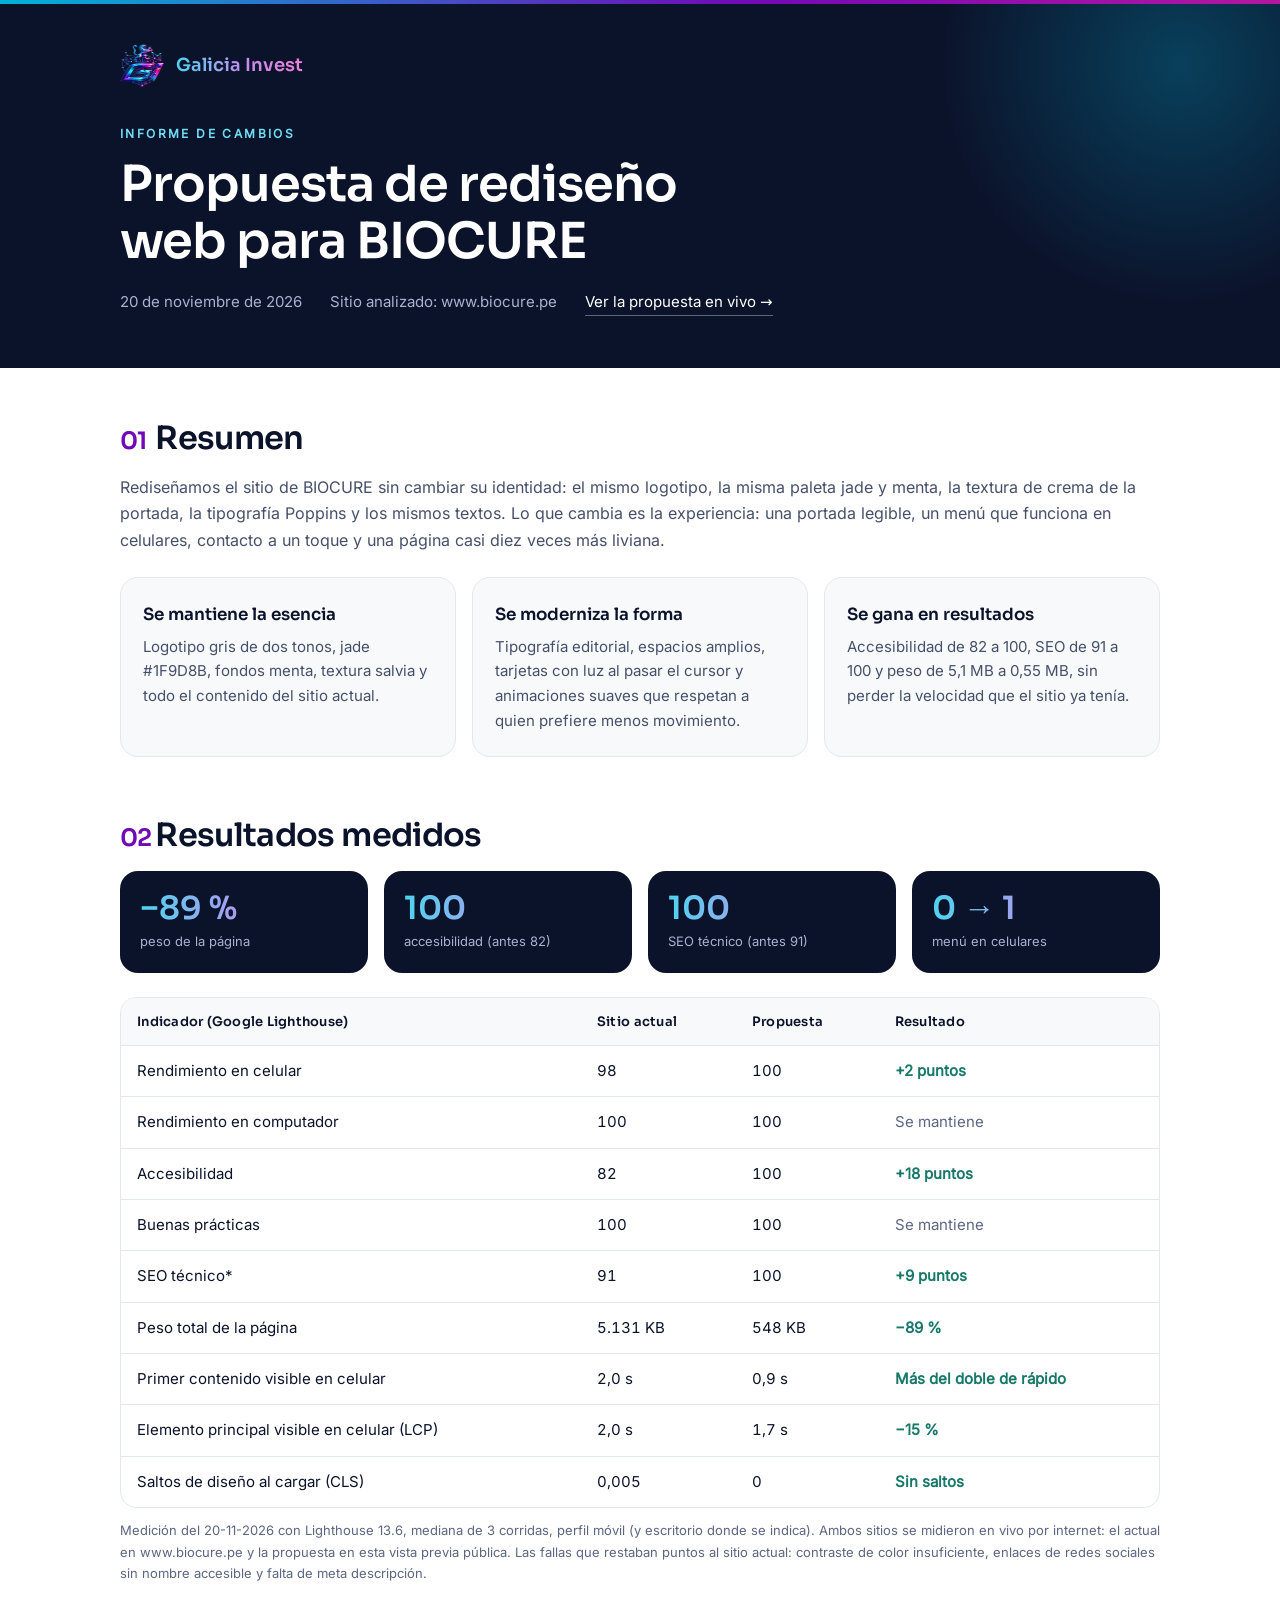
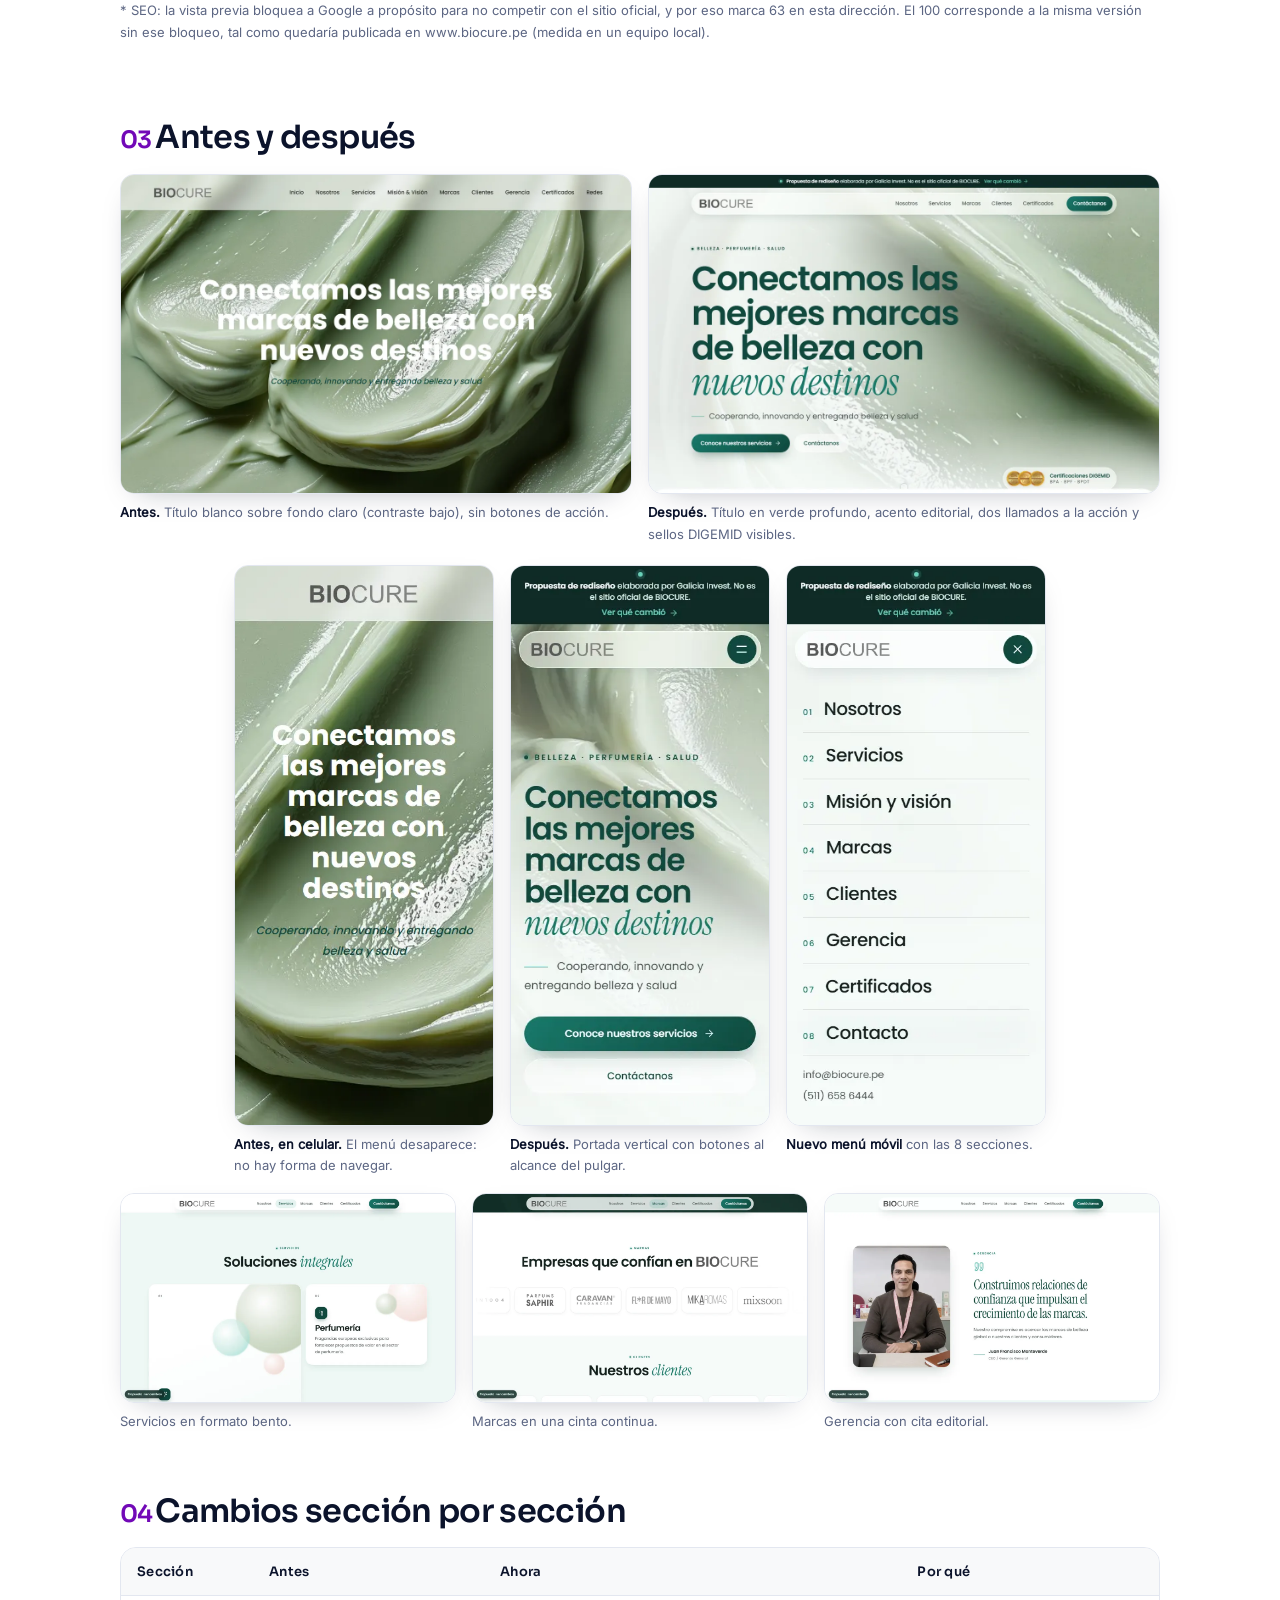
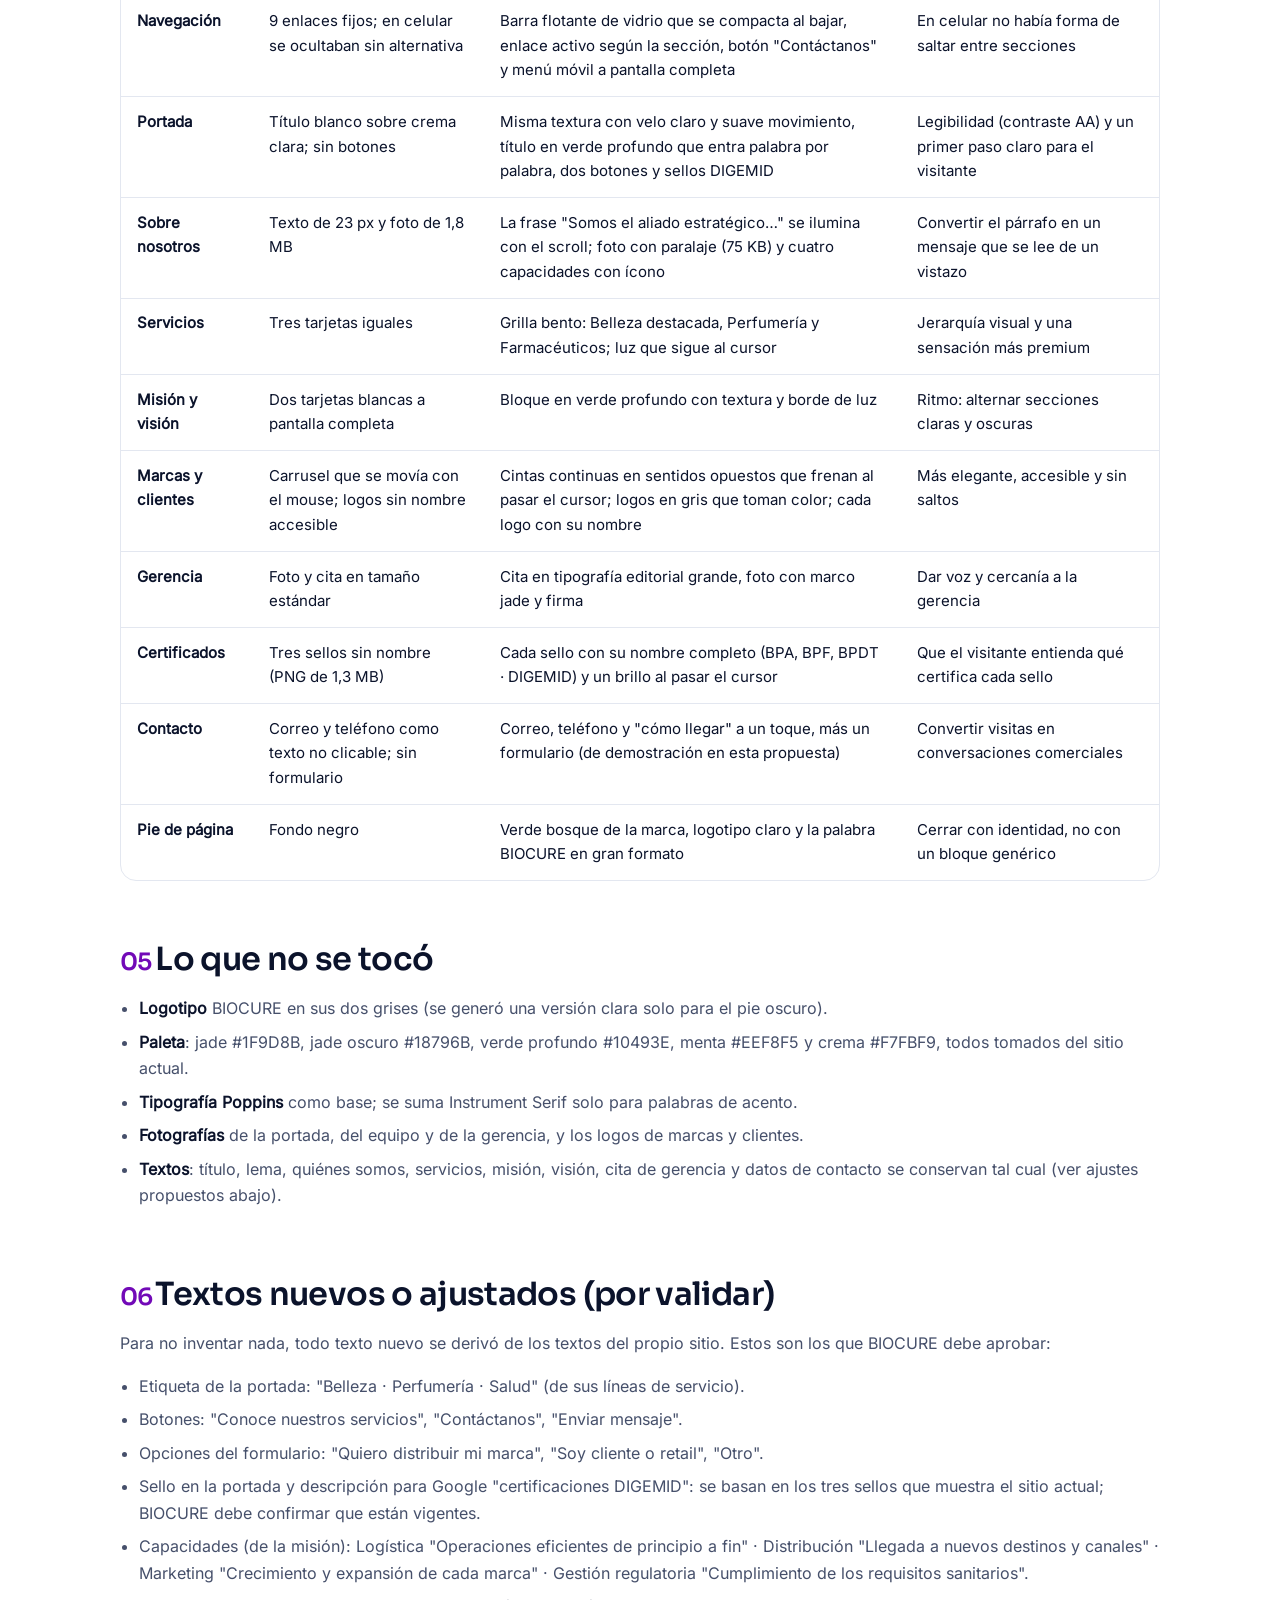
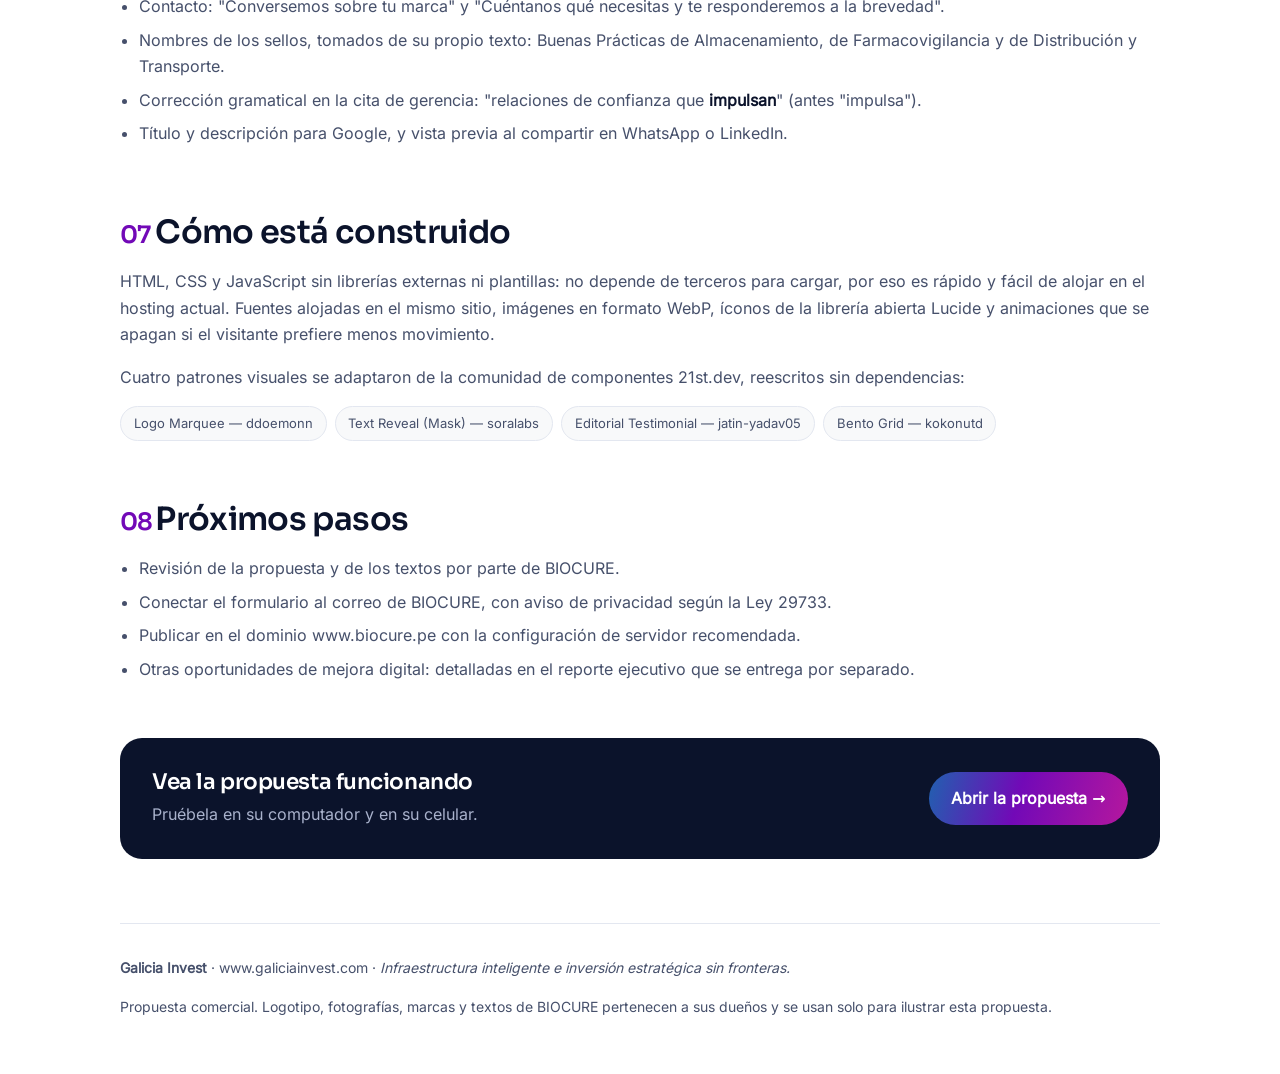
<file: cambios.html>
<!DOCTYPE html> <html lang="es"> <head> <meta charset="UTF-8"> <meta name="viewport" content="width=device-width,initial-scale=1"> <meta name="robots" content="noindex, nofollow"> <title>Informe de cambios — Propuesta web BIOCURE · Galicia Invest</title> <meta name="description" content="Qué cambió y por qué en la propuesta de rediseño web elaborada por Galicia Invest para BIOCURE."> <link rel="icon" type="image/webp" href="assets/informe/logo-gi-96.webp"> <style>@font-face{font-family:Sora;font-weight:600;font-display:swap;src:url("fonts/sora-600.woff2") format("woff2")}@font-face{font-family:Inter;font-weight:400;font-display:swap;src:url("fonts/inter-400.woff2") format("woff2")}:root{--navy:#0b132b;--navy-2:#151e3a;--cian:#00b4d8;--cian-osc:#0084ad;--purpura:#7209b7;--magenta:#b5179e;--gris:#f8f9fa;--tinta:#0b132b;--tinta-2:#46506b;--tinta-3:#5c6683;--linea:#e3e7f0;--verde:#18796b;--rojo:#b4483a;--grad:linear-gradient(120deg, #00b4d8 0%, #7209b7 58%, #b5179e 100%)}*{box-sizing:border-box}html{-webkit-text-size-adjust:100%}body{margin:0;font-family:Inter,system-ui,sans-serif;font-size:1rem;line-height:1.65;color:var(--tinta);background:#fff;-webkit-font-smoothing:antialiased}img{display:block;max-width:100%;height:auto}a{color:var(--cian-osc)}h1,h2,h3{font-family:Sora,system-ui,sans-serif;font-weight:600;letter-spacing:-.02em;line-height:1.15;margin:0;text-wrap:balance}.c{width:min(100% - 2.5rem,1040px);margin-inline:auto}.barra{height:4px;background:var(--grad)}header.cab{background:var(--navy);color:#fff;padding:2.5rem 0 3.25rem;position:relative;overflow:hidden}header.cab::after{content:"";position:absolute;right:-160px;top:-200px;width:520px;height:520px;border-radius:50%;background:radial-gradient(circle,rgba(0,180,216,.28),transparent 65%)}.gi{display:flex;align-items:center;gap:.75rem;position:relative;z-index:1}.gi img{width:44px;height:44px}.gi span{font-family:Sora,sans-serif;font-weight:600;font-size:1.125rem;background:linear-gradient(90deg,#4fd4ef,#c58bef 55%,#ef7fd8);-webkit-background-clip:text;background-clip:text;color:transparent}.ceja{font-size:.75rem;font-weight:600;letter-spacing:.2em;text-transform:uppercase;color:#6fdcf2;margin:2.25rem 0 .75rem;position:relative;z-index:1}header.cab h1{font-size:clamp(2rem, 4.6vw, 3.1rem);max-width:22ch;position:relative;z-index:1}.meta{display:flex;flex-wrap:wrap;gap:.5rem 1.75rem;margin-top:1.25rem;color:#a9b2cc;font-size:.9375rem;position:relative;z-index:1}.meta a{color:#fff;font-weight:500;text-decoration:none;border-bottom:1px solid rgba(255,255,255,.35)}.meta a:hover{border-color:#fff}main section{padding:3.25rem 0 .5rem}h2{font-size:clamp(1.5rem, 2.8vw, 2rem);margin-bottom:1.1rem}h2 .n{display:inline-block;min-width:2.2rem;font-size:.75em;color:var(--purpura)}p{margin:0 0 1rem;color:var(--tinta-2)}.resumen{display:grid;grid-template-columns:repeat(3,1fr);gap:1rem;margin-top:1.5rem}.r{padding:1.4rem;border-radius:18px;background:var(--gris);border:1px solid var(--linea)}.r strong{display:block;font-family:Sora,sans-serif;font-weight:600;font-size:1.05rem;margin-bottom:.4rem}.r p{margin:0;font-size:.9375rem}.cifras{display:grid;grid-template-columns:repeat(4,1fr);gap:1rem;margin:.5rem 0 1.5rem}.cifra{padding:1.25rem;border-radius:18px;background:var(--navy);color:#fff}.cifra b{display:block;font-family:Sora,sans-serif;font-size:2rem;line-height:1.1;background:linear-gradient(90deg,#4fd4ef,#c58bef 60%,#ef7fd8);-webkit-background-clip:text;background-clip:text;color:transparent}.cifra span{font-size:.8125rem;color:#a9b2cc}.tabla{width:100%;overflow-x:auto;border:1px solid var(--linea);border-radius:16px}table{width:100%;border-collapse:collapse;font-size:.9375rem;min-width:620px}td,th{padding:.8rem 1rem;text-align:left;vertical-align:top;border-bottom:1px solid var(--linea)}thead th{font-family:Sora,sans-serif;font-weight:600;font-size:.8125rem;letter-spacing:.02em;background:var(--gris);color:var(--tinta)}tbody tr:last-child td{border-bottom:0}td.num{white-space:nowrap;font-variant-numeric:tabular-nums}.mejor{color:var(--verde);font-weight:600}.igual{color:var(--tinta-3)}.peor{color:var(--rojo);font-weight:600}.nota{font-size:.8125rem;color:var(--tinta-3);margin-top:.75rem}.comparar{display:grid;grid-template-columns:1fr 1fr;gap:1rem;margin-top:1rem}figure{margin:0}figure img{border-radius:14px;border:1px solid var(--linea);box-shadow:0 10px 30px -18px rgba(11,19,43,.4)}figcaption{font-size:.8125rem;color:var(--tinta-3);margin-top:.5rem}figcaption b{color:var(--tinta)}.moviles{display:grid;grid-template-columns:repeat(3,minmax(0,260px));gap:1rem;justify-content:center;margin-top:1.25rem}.galeria{display:grid;grid-template-columns:repeat(3,1fr);gap:1rem;margin-top:1rem}ul.lista{margin:0;padding-left:1.2rem;color:var(--tinta-2)}ul.lista li{margin-bottom:.45rem}ul.lista b{color:var(--tinta)}.chips{display:flex;flex-wrap:wrap;gap:.5rem;margin-top:.5rem}.chip{padding:.35rem .8rem;border-radius:999px;background:var(--gris);border:1px solid var(--linea);font-size:.8125rem;color:var(--tinta-2)}.cta{margin:3.5rem 0 0;padding:2rem;border-radius:22px;background:var(--navy);color:#fff;display:flex;align-items:center;justify-content:space-between;gap:1.5rem;flex-wrap:wrap}.cta h3{font-size:1.35rem}.cta p{margin:.35rem 0 0;color:#a9b2cc}.boton{display:inline-flex;align-items:center;gap:.5rem;padding:.85rem 1.4rem;border-radius:999px;color:#fff;font-weight:600;text-decoration:none;background:linear-gradient(105deg,#0084ad -18%,#7209b7 45%,#b5179e 100%)}footer{margin-top:3.5rem;padding:2rem 0 2.5rem;border-top:1px solid var(--linea);font-size:.875rem;color:var(--tinta-3)}footer em{color:var(--tinta-2)}@media (max-width:760px){.comparar,.galeria,.resumen{grid-template-columns:1fr}.cifras{grid-template-columns:1fr 1fr}.moviles{grid-template-columns:1fr 1fr}.moviles figure:last-child{display:none}}@media print{.resumen{grid-template-columns:repeat(3,1fr)}.cifras{grid-template-columns:repeat(4,1fr)}.cifra b{font-size:1.6rem}.comparar{grid-template-columns:1fr 1fr}.galeria{grid-template-columns:repeat(3,1fr)}.moviles{grid-template-columns:repeat(3,minmax(0,200px))}.moviles figure:last-child{display:block}.cifra,.r,figure{break-inside:avoid}h2{break-after:avoid}.nota{break-inside:avoid}header.cab{padding:1.75rem 0 2rem}main section{padding-top:1.75rem;break-inside:avoid-page}.tabla{overflow:visible}table{min-width:0}.cta{break-inside:avoid}a{text-decoration:none}}</style> </head> <body> <div class="barra"></div> <header class="cab"> <div class="c"> <div class="gi"><img src="assets/informe/logo-gi-96.webp" alt="" width="44" height="44"><span>Galicia Invest</span></div> <p class="ceja">Informe de cambios</p> <h1>Propuesta de rediseño web para BIOCURE</h1> <div class="meta"> <span>20 de noviembre de 2026</span> <span>Sitio analizado: www.biocure.pe</span> <a href="index.html">Ver la propuesta en vivo →</a> </div> </div> </header> <main class="c"> <section> <h2><span class="n">01</span>Resumen</h2> <p>Rediseñamos el sitio de BIOCURE sin cambiar su identidad: el mismo logotipo, la misma paleta jade y menta, la textura de crema de la portada, la tipografía Poppins y los mismos textos. Lo que cambia es la experiencia: una portada legible, un menú que funciona en celulares, contacto a un toque y una página casi diez veces más liviana.</p> <div class="resumen"> <div class="r"><strong>Se mantiene la esencia</strong><p>Logotipo gris de dos tonos, jade #1F9D8B, fondos menta, textura salvia y todo el contenido del sitio actual.</p></div> <div class="r"><strong>Se moderniza la forma</strong><p>Tipografía editorial, espacios amplios, tarjetas con luz al pasar el cursor y animaciones suaves que respetan a quien prefiere menos movimiento.</p></div> <div class="r"><strong>Se gana en resultados</strong><p>Accesibilidad de 82 a 100, SEO de 91 a 100 y peso de 5,1 MB a 0,55 MB, sin perder la velocidad que el sitio ya tenía.</p></div> </div> </section> <section> <h2><span class="n">02</span>Resultados medidos</h2> <div class="cifras"> <div class="cifra"><b>−89 %</b><span>peso de la página</span></div> <div class="cifra"><b>100</b><span>accesibilidad (antes 82)</span></div> <div class="cifra"><b>100</b><span>SEO técnico (antes 91)</span></div> <div class="cifra"><b>0 → 1</b><span>menú en celulares</span></div> </div> <div class="tabla"> <table> <thead><tr><th>Indicador (Google Lighthouse)</th><th>Sitio actual</th><th>Propuesta</th><th>Resultado</th></tr></thead> <tbody> <tr><td>Rendimiento en celular</td><td class="num">98</td><td class="num">100</td><td class="mejor">+2 puntos</td></tr> <tr><td>Rendimiento en computador</td><td class="num">100</td><td class="num">100</td><td class="igual">Se mantiene</td></tr> <tr><td>Accesibilidad</td><td class="num">82</td><td class="num">100</td><td class="mejor">+18 puntos</td></tr> <tr><td>Buenas prácticas</td><td class="num">100</td><td class="num">100</td><td class="igual">Se mantiene</td></tr> <tr><td>SEO técnico*</td><td class="num">91</td><td class="num">100</td><td class="mejor">+9 puntos</td></tr> <tr><td>Peso total de la página</td><td class="num">5.131 KB</td><td class="num">548 KB</td><td class="mejor">−89 %</td></tr> <tr><td>Primer contenido visible en celular</td><td class="num">2,0 s</td><td class="num">0,9 s</td><td class="mejor">Más del doble de rápido</td></tr> <tr><td>Elemento principal visible en celular (LCP)</td><td class="num">2,0 s</td><td class="num">1,7 s</td><td class="mejor">−15 %</td></tr> <tr><td>Saltos de diseño al cargar (CLS)</td><td class="num">0,005</td><td class="num">0</td><td class="mejor">Sin saltos</td></tr> </tbody> </table> </div> <p class="nota">Medición del 20-11-2026 con Lighthouse 13.6, mediana de 3 corridas, perfil móvil (y escritorio donde se indica). Ambos sitios se midieron en vivo por internet: el actual en www.biocure.pe y la propuesta en esta vista previa pública. Las fallas que restaban puntos al sitio actual: contraste de color insuficiente, enlaces de redes sociales sin nombre accesible y falta de meta descripción.</p> <p class="nota">* SEO: la vista previa bloquea a Google a propósito para no competir con el sitio oficial, y por eso marca 63 en esta dirección. El 100 corresponde a la misma versión sin ese bloqueo, tal como quedaría publicada en www.biocure.pe (medida en un equipo local).</p> </section> <section> <h2><span class="n">03</span>Antes y después</h2> <div class="comparar"> <figure><img src="assets/informe/antes-escritorio.webp" alt="Portada actual de biocure.pe en computador" width="1200" height="750" loading="lazy"><figcaption><b>Antes.</b> Título blanco sobre fondo claro (contraste bajo), sin botones de acción.</figcaption></figure> <figure><img src="assets/informe/despues-escritorio.webp" alt="Portada propuesta para BIOCURE en computador" width="1200" height="750" loading="lazy"><figcaption><b>Después.</b> Título en verde profundo, acento editorial, dos llamados a la acción y sellos DIGEMID visibles.</figcaption></figure> </div> <div class="moviles"> <figure><img src="assets/informe/antes-movil.webp" alt="Portada actual en celular" width="390" height="844" loading="lazy"><figcaption><b>Antes, en celular.</b> El menú desaparece: no hay forma de navegar.</figcaption></figure> <figure><img src="assets/informe/despues-movil.webp" alt="Portada propuesta en celular" width="390" height="844" loading="lazy"><figcaption><b>Después.</b> Portada vertical con botones al alcance del pulgar.</figcaption></figure> <figure><img src="assets/informe/despues-movil-menu.webp" alt="Menú móvil de la propuesta" width="390" height="844" loading="lazy"><figcaption><b>Nuevo menú móvil</b> con las 8 secciones.</figcaption></figure> </div> <div class="galeria"> <figure><img src="assets/informe/despues-servicios.webp" alt="Sección de servicios rediseñada" width="1200" height="675" loading="lazy"><figcaption>Servicios en formato bento.</figcaption></figure> <figure><img src="assets/informe/despues-marcas.webp" alt="Sección de marcas rediseñada" width="1200" height="675" loading="lazy"><figcaption>Marcas en una cinta continua.</figcaption></figure> <figure><img src="assets/informe/despues-gerencia.webp" alt="Sección de gerencia rediseñada" width="1200" height="675" loading="lazy"><figcaption>Gerencia con cita editorial.</figcaption></figure> </div> </section> <section> <h2><span class="n">04</span>Cambios sección por sección</h2> <div class="tabla"> <table> <thead><tr><th>Sección</th><th>Antes</th><th>Ahora</th><th>Por qué</th></tr></thead> <tbody> <tr><td><b>Navegación</b></td><td>9 enlaces fijos; en celular se ocultaban sin alternativa</td><td>Barra flotante de vidrio que se compacta al bajar, enlace activo según la sección, botón "Contáctanos" y menú móvil a pantalla completa</td><td>En celular no había forma de saltar entre secciones</td></tr> <tr><td><b>Portada</b></td><td>Título blanco sobre crema clara; sin botones</td><td>Misma textura con velo claro y suave movimiento, título en verde profundo que entra palabra por palabra, dos botones y sellos DIGEMID</td><td>Legibilidad (contraste AA) y un primer paso claro para el visitante</td></tr> <tr><td><b>Sobre nosotros</b></td><td>Texto de 23 px y foto de 1,8 MB</td><td>La frase "Somos el aliado estratégico…" se ilumina con el scroll; foto con paralaje (75 KB) y cuatro capacidades con ícono</td><td>Convertir el párrafo en un mensaje que se lee de un vistazo</td></tr> <tr><td><b>Servicios</b></td><td>Tres tarjetas iguales</td><td>Grilla bento: Belleza destacada, Perfumería y Farmacéuticos; luz que sigue al cursor</td><td>Jerarquía visual y una sensación más premium</td></tr> <tr><td><b>Misión y visión</b></td><td>Dos tarjetas blancas a pantalla completa</td><td>Bloque en verde profundo con textura y borde de luz</td><td>Ritmo: alternar secciones claras y oscuras</td></tr> <tr><td><b>Marcas y clientes</b></td><td>Carrusel que se movía con el mouse; logos sin nombre accesible</td><td>Cintas continuas en sentidos opuestos que frenan al pasar el cursor; logos en gris que toman color; cada logo con su nombre</td><td>Más elegante, accesible y sin saltos</td></tr> <tr><td><b>Gerencia</b></td><td>Foto y cita en tamaño estándar</td><td>Cita en tipografía editorial grande, foto con marco jade y firma</td><td>Dar voz y cercanía a la gerencia</td></tr> <tr><td><b>Certificados</b></td><td>Tres sellos sin nombre (PNG de 1,3 MB)</td><td>Cada sello con su nombre completo (BPA, BPF, BPDT · DIGEMID) y un brillo al pasar el cursor</td><td>Que el visitante entienda qué certifica cada sello</td></tr> <tr><td><b>Contacto</b></td><td>Correo y teléfono como texto no clicable; sin formulario</td><td>Correo, teléfono y "cómo llegar" a un toque, más un formulario (de demostración en esta propuesta)</td><td>Convertir visitas en conversaciones comerciales</td></tr> <tr><td><b>Pie de página</b></td><td>Fondo negro</td><td>Verde bosque de la marca, logotipo claro y la palabra BIOCURE en gran formato</td><td>Cerrar con identidad, no con un bloque genérico</td></tr> </tbody> </table> </div> </section> <section> <h2><span class="n">05</span>Lo que no se tocó</h2> <ul class="lista"> <li><b>Logotipo</b> BIOCURE en sus dos grises (se generó una versión clara solo para el pie oscuro).</li> <li><b>Paleta</b>: jade #1F9D8B, jade oscuro #18796B, verde profundo #10493E, menta #EEF8F5 y crema #F7FBF9, todos tomados del sitio actual.</li> <li><b>Tipografía Poppins</b> como base; se suma Instrument Serif solo para palabras de acento.</li> <li><b>Fotografías</b> de la portada, del equipo y de la gerencia, y los logos de marcas y clientes.</li> <li><b>Textos</b>: título, lema, quiénes somos, servicios, misión, visión, cita de gerencia y datos de contacto se conservan tal cual (ver ajustes propuestos abajo).</li> </ul> </section> <section> <h2><span class="n">06</span>Textos nuevos o ajustados (por validar)</h2> <p>Para no inventar nada, todo texto nuevo se derivó de los textos del propio sitio. Estos son los que BIOCURE debe aprobar:</p> <ul class="lista"> <li>Etiqueta de la portada: "Belleza · Perfumería · Salud" (de sus líneas de servicio).</li> <li>Botones: "Conoce nuestros servicios", "Contáctanos", "Enviar mensaje".</li> <li>Opciones del formulario: "Quiero distribuir mi marca", "Soy cliente o retail", "Otro".</li> <li>Sello en la portada y descripción para Google "certificaciones DIGEMID": se basan en los tres sellos que muestra el sitio actual; BIOCURE debe confirmar que están vigentes.</li> <li>Capacidades (de la misión): Logística "Operaciones eficientes de principio a fin" · Distribución "Llegada a nuevos destinos y canales" · Marketing "Crecimiento y expansión de cada marca" · Gestión regulatoria "Cumplimiento de los requisitos sanitarios".</li> <li>Contacto: "Conversemos sobre tu marca" y "Cuéntanos qué necesitas y te responderemos a la brevedad".</li> <li>Nombres de los sellos, tomados de su propio texto: Buenas Prácticas de Almacenamiento, de Farmacovigilancia y de Distribución y Transporte.</li> <li>Corrección gramatical en la cita de gerencia: "relaciones de confianza que <b>impulsan</b>" (antes "impulsa").</li> <li>Título y descripción para Google, y vista previa al compartir en WhatsApp o LinkedIn.</li> </ul> </section> <section> <h2><span class="n">07</span>Cómo está construido</h2> <p>HTML, CSS y JavaScript sin librerías externas ni plantillas: no depende de terceros para cargar, por eso es rápido y fácil de alojar en el hosting actual. Fuentes alojadas en el mismo sitio, imágenes en formato WebP, íconos de la librería abierta Lucide y animaciones que se apagan si el visitante prefiere menos movimiento.</p> <p>Cuatro patrones visuales se adaptaron de la comunidad de componentes 21st.dev, reescritos sin dependencias:</p> <div class="chips"> <span class="chip">Logo Marquee — ddoemonn</span> <span class="chip">Text Reveal (Mask) — soralabs</span> <span class="chip">Editorial Testimonial — jatin-yadav05</span> <span class="chip">Bento Grid — kokonutd</span> </div> </section> <section> <h2><span class="n">08</span>Próximos pasos</h2> <ul class="lista"> <li>Revisión de la propuesta y de los textos por parte de BIOCURE.</li> <li>Conectar el formulario al correo de BIOCURE, con aviso de privacidad según la Ley 29733.</li> <li>Publicar en el dominio www.biocure.pe con la configuración de servidor recomendada.</li> <li>Otras oportunidades de mejora digital: detalladas en el reporte ejecutivo que se entrega por separado.</li> </ul> <div class="cta"> <div><h3>Vea la propuesta funcionando</h3><p>Pruébela en su computador y en su celular.</p></div> <a class="boton" href="index.html">Abrir la propuesta →</a> </div> </section> </main> <footer class="c"> <p><b>Galicia Invest</b> · www.galiciainvest.com · <em>Infraestructura inteligente e inversión estratégica sin fronteras.</em></p> <p>Propuesta comercial. Logotipo, fotografías, marcas y textos de BIOCURE pertenecen a sus dueños y se usan solo para ilustrar esta propuesta.</p> </footer> </body> </html>
</file>
<file: css/styles.css>
@font-face{font-family:"Poppins";font-style:normal;font-weight:400;font-display:swap;src:url(../fonts/poppins-400.woff2)format("woff2")}@font-face{font-family:"Poppins";font-style:normal;font-weight:500;font-display:swap;src:url(../fonts/poppins-500.woff2)format("woff2")}@font-face{font-family:"Poppins";font-style:normal;font-weight:600;font-display:swap;src:url(../fonts/poppins-600.woff2)format("woff2")}@font-face{font-family:"Instrument Serif";font-style:normal;font-weight:400;font-display:swap;src:url(../fonts/instrument-serif-400.woff2)format("woff2")}@font-face{font-family:"Instrument Serif";font-style:italic;font-weight:400;font-display:swap;src:url(../fonts/instrument-serif-400i.woff2)format("woff2")}:root{--jade:#1f9d8b;--jade-700:#18796b;--jade-900:#10493e;--jade-suave:#66cfc0;--menta:#eef8f5;--crema:#f7fbf9;--salvia:#c9d6c0;--salvia-2:#a9bd9c;--rubor:#f3dcd6;--gris-logo:#5a5a5a;--gris-logo-2:#808080;--tinta:#142320;--tinta-2:#4a5753;--tinta-3:#6b7774;--linea:rgba(20, 35, 32, 0.1);--linea-2:rgba(20, 35, 32, 0.16);--bosque:#0e2b25;--bosque-2:#133a32;--clara:#e8f3ef;--clara-2:#a9c2ba;--f-texto:"Poppins", system-ui, -apple-system, "Segoe UI", sans-serif;--f-serif:"Instrument Serif", Georgia, "Times New Roman", serif;--f-logo:Arial, Helvetica, sans-serif;--contenedor:1200px;--radio:28px;--radio-chico:16px;--sombra:0 1px 2px rgba(16, 73, 62, 0.04), 0 12px 32px -12px rgba(16, 73, 62, 0.16);--sombra-alta:0 2px 4px rgba(16, 73, 62, 0.05), 0 28px 60px -20px rgba(16, 73, 62, 0.28);--suave:cubic-bezier(0.22, 1, 0.36, 1);--resorte:cubic-bezier(0.34, 1.56, 0.64, 1);--cab-h:76px}*,::before,::after{box-sizing:border-box}html{-webkit-text-size-adjust:100%;scroll-behavior:smooth;scroll-padding-top:calc(var(--cab-h) + 24px)}body{margin:0;font-family:var(--f-texto);font-size:1.0625rem;line-height:1.7;color:var(--tinta);background:var(--crema);-webkit-font-smoothing:antialiased;-moz-osx-font-smoothing:grayscale;text-rendering:optimizeLegibility;overflow-x:clip}img,svg,picture{display:block;max-width:100%}img{height:auto}a{color:inherit;text-decoration:none}p{margin:0}h1,h2,h3{margin:0;font-weight:600;letter-spacing:-.025em;line-height:1.08;text-wrap:balance}ul{margin:0;padding:0;list-style:none}button,input,textarea{font:inherit;color:inherit}::selection{background:var(--jade-suave);color:var(--bosque)}:focus-visible{outline:2px solid var(--jade-700);outline-offset:3px;border-radius:6px}.ico{width:1.15em;height:1.15em;fill:none;stroke:currentColor;stroke-width:1.75;stroke-linecap:round;stroke-linejoin:round;flex:none}.serif{font-family:var(--f-serif);font-style:italic;font-weight:400;letter-spacing:-.01em}.contenedor{width:min(100% - 2.5rem,var(--contenedor));margin-inline:auto}.saltar{position:absolute;left:1rem;top:-4rem;z-index:100;padding:.7rem 1rem;border-radius:12px;background:var(--bosque);color:#fff}.saltar:focus{top:1rem}.aviso-propuesta{position:relative;z-index:60;display:flex;align-items:center;justify-content:center;gap:.75rem;flex-wrap:wrap;padding:.55rem 1.25rem;background:var(--bosque);color:var(--clara);font-size:.8125rem;line-height:1.4;text-align:center}.aviso-propuesta strong{font-weight:600;color:#fff}.aviso-propuesta a{display:inline-flex;align-items:center;gap:.35rem;color:var(--jade-suave);font-weight:500}.aviso-propuesta a:hover{color:#fff}.aviso-punto{width:7px;height:7px;border-radius:50%;background:var(--jade-suave);box-shadow:0 0 0 4px rgba(102,207,192,.18)}.chip-propuesta{position:fixed;left:1rem;bottom:1rem;z-index:40;padding:.45rem .85rem;border-radius:999px;background:rgba(14,43,37,.86);color:var(--clara);font-size:.75rem;font-weight:500;backdrop-filter:blur(10px);-webkit-backdrop-filter:blur(10px);box-shadow:0 8px 24px -8px rgba(0,0,0,.35);opacity:0;transform:translateY(8px);transition:opacity .4s var(--suave),transform .4s var(--suave)}.chip-propuesta.visible{opacity:1;transform:none}.cabecera{position:fixed;inset:0 0 auto 0;z-index:50;display:flex;justify-content:center;padding:14px 1.25rem 0;pointer-events:none;transform:translateY(var(--aviso, 0px));transition:transform .35s var(--suave)}.cabecera-pildora{pointer-events:auto;display:flex;align-items:center;gap:1.5rem;width:min(100%,1200px);height:62px;padding:0 10px 0 22px;border-radius:999px;background:rgba(255,255,255,.62);border:1px solid rgba(255,255,255,.7);box-shadow:0 1px 0 rgba(255,255,255,.6) inset,0 10px 30px -14px rgba(16,73,62,.25);backdrop-filter:saturate(1.6) blur(18px);-webkit-backdrop-filter:saturate(1.6) blur(18px);transition:width .5s var(--suave),height .4s var(--suave),background .3s,box-shadow .3s}.cabecera.compacta .cabecera-pildora{width:min(100%,980px);height:56px;background:rgba(255,255,255,.82);box-shadow:0 1px 0 rgba(255,255,255,.6) inset,0 16px 40px -18px rgba(16,73,62,.32)}.marca{display:block;flex:none}.marca img{width:150px;height:auto;transition:transform .3s var(--suave)}.marca:hover img{transform:scale(1.03)}.nav{display:flex;gap:.25rem;margin-left:auto}.nav a{position:relative;padding:.45rem .85rem;border-radius:999px;font-size:.875rem;font-weight:500;color:var(--tinta-2);transition:color .2s,background .2s}.nav a:hover{color:var(--tinta);background:rgba(31,157,139,.08)}.nav a.activo{color:var(--jade-900);background:rgba(31,157,139,.12)}.menu-boton{display:none}.boton{--b-bg:var(--jade-700);position:relative;display:inline-flex;align-items:center;justify-content:center;gap:.6rem;min-height:52px;padding:0 1.6rem;border-radius:999px;border:0;cursor:pointer;font-size:.9375rem;font-weight:500;letter-spacing:.005em;white-space:nowrap;transition:transform .25s var(--suave),box-shadow .25s var(--suave),background .25s,color .25s}.boton:active{transform:scale(.97)}.boton .ico{transition:transform .3s var(--suave)}.boton:hover .ico{transform:translateX(3px)}.boton-primario{color:#fff;background:linear-gradient(135deg,var(--jade-700),var(--jade-900));box-shadow:0 1px 0 rgba(255,255,255,.25) inset,0 14px 30px -12px rgba(16,73,62,.55)}.boton-primario::after{content:"";position:absolute;inset:0;border-radius:inherit;pointer-events:none;background:linear-gradient(120deg,transparent 30%,rgba(255,255,255,.28) 50%,transparent 70%);background-size:250% 100%;background-position:120%0;transition:background-position .8s var(--suave)}.boton-primario:hover{box-shadow:0 1px 0 rgba(255,255,255,.25) inset,0 20px 40px -14px rgba(16,73,62,.6);transform:translateY(-2px)}.boton-primario:hover::after{background-position:-20%0}.boton-vidrio{color:var(--jade-900);background:rgba(255,255,255,.55);border:1px solid rgba(255,255,255,.8);backdrop-filter:blur(12px);-webkit-backdrop-filter:blur(12px)}.boton-vidrio:hover{background:rgba(255,255,255,.85);transform:translateY(-2px)}.boton-chico{min-height:42px;padding:0 1.15rem;font-size:.875rem}.boton-ancho{width:100%}.ceja{display:inline-flex;align-items:center;gap:.6rem;font-size:.75rem;font-weight:600;letter-spacing:.22em;text-transform:uppercase;color:var(--jade-700)}.ceja-punto{width:6px;height:6px;border-radius:50%;background:currentColor;box-shadow:0 0 0 4px rgba(31,157,139,.14)}.ceja-clara{color:var(--jade-suave)}.encabezado{display:grid;gap:1rem;margin-bottom:clamp(2.5rem,5vw,4rem)}.encabezado-centro{justify-items:center;text-align:center}.titulo-seccion{font-size:clamp(2.25rem,4.6vw,3.75rem);color:var(--tinta)}.titulo-seccion .serif{color:var(--jade-700);font-size:1.1em;line-height:.9}.nombre-marca{font-family:var(--f-logo);font-weight:700;letter-spacing:-.01em;color:var(--gris-logo)}.nombre-marca span{font-weight:400;color:var(--gris-logo-2)}.lead{font-size:clamp(1.0625rem,1.4vw,1.25rem);line-height:1.75;color:var(--tinta-2)}.seccion{position:relative;padding-block:clamp(5rem,10vw,9rem)}.portada{position:relative;isolation:isolate;min-height:max(640px,100svh);display:grid;align-items:center;padding:calc(var(--cab-h) + 3rem)0 7rem;overflow:hidden}.portada-fondo{position:absolute;inset:-4% -2% -2%;z-index:-2}.portada-fondo picture{width:100%;height:100%}.portada-fondo img{width:100%;height:100%;object-fit:cover;object-position:60% 50%;transform:translate3d(0,var(--paralaje, 0px),0) scale(1.06);animation:respira 18s ease-in-out infinite alternate;will-change:transform}@keyframes respira{0%{scale:1}to{scale:1.06}}.portada-velo{position:absolute;inset:0;z-index:-1;background:linear-gradient(100deg,rgba(247,251,249,.94) 0%,rgba(247,251,249,.82) 34%,rgba(247,251,249,.28) 64%,rgba(247,251,249,0) 82%),linear-gradient(180deg,rgba(247,251,249,.28) 0%,transparent 20%,transparent 72%,var(--crema) 100%)}.portada-contenido{display:grid;gap:1.6rem}.ceja-portada{color:var(--jade-900)}.portada-titulo{max-width:13.5ch;font-size:clamp(2.75rem,7vw,6rem);line-height:1.02;letter-spacing:-.035em;color:var(--jade-900)}.portada-titulo .m{display:inline-block;overflow:hidden;vertical-align:top;padding-bottom:.1em;margin-bottom:-.1em}.portada-titulo .m>*{display:inline-block;transform:translateY(108%);animation:sube 1.1s var(--suave) forwards;animation-delay:calc(.15s + var(--i)*70ms)}.portada-titulo .serif{color:var(--jade-700);font-size:1.12em;line-height:.9;padding-right:.06em}@keyframes sube{to{transform:none}}.portada-lema{font-size:clamp(1.0625rem,1.6vw,1.375rem);color:var(--tinta-2);opacity:0;animation:aparece .9s var(--suave) .85s forwards}.portada-lema::before{content:"";display:inline-block;width:2.25rem;height:1px;margin-right:.85rem;vertical-align:middle;background:var(--jade)}.portada-acciones{display:flex;flex-wrap:wrap;gap:.75rem;margin-top:.4rem;opacity:0;animation:aparece .9s var(--suave) 1s forwards}@keyframes aparece{0%{opacity:0;transform:translateY(14px)}to{opacity:1;transform:none}}.portada-sellos{position:absolute;right:max(1.25rem,calc((100vw - var(--contenedor))/2));bottom:2.75rem;display:flex;align-items:center;gap:.9rem;padding:.6rem 1.1rem .6rem .6rem;border-radius:999px;background:rgba(255,255,255,.6);border:1px solid rgba(255,255,255,.85);backdrop-filter:blur(14px) saturate(1.4);-webkit-backdrop-filter:blur(14px) saturate(1.4);box-shadow:var(--sombra);opacity:0;animation:aparece .9s var(--suave) 1.25s forwards;transition:transform .3s var(--suave),box-shadow .3s}.portada-sellos:hover{transform:translateY(-3px);box-shadow:var(--sombra-alta)}.sellos-imgs{display:flex}.sellos-imgs img{width:44px;height:44px;object-fit:contain;filter:drop-shadow(0 2px 4px rgba(0,0,0,.12))}.sellos-imgs img+img{margin-left:-12px}.sellos-texto{display:grid;line-height:1.3}.sellos-texto strong{font-size:.875rem;font-weight:600;color:var(--jade-900)}.sellos-texto span{font-size:.75rem;letter-spacing:.12em;color:var(--tinta-2)}.portada-desliza{position:absolute;left:50%;bottom:1.6rem;width:24px;height:38px;margin-left:-12px;border:1.5px solid rgba(16,73,62,.35);border-radius:14px;opacity:0;animation:aparece 1s var(--suave) 1.6s forwards}.portada-desliza span{position:absolute;left:50%;top:7px;width:3px;height:8px;margin-left:-1.5px;border-radius:3px;background:var(--jade-700);animation:rueda 1.8s var(--suave) infinite}@keyframes rueda{0%{transform:translateY(0);opacity:1}70%{transform:translateY(12px);opacity:0}to{opacity:0}}.nosotros{background:#fff;border-radius:48px 48px 0 0;margin-top:-48px;z-index:1}.declaracion{max-width:22ch;font-size:clamp(2rem,4.8vw,4.1rem);font-weight:500;line-height:1.12;letter-spacing:-.03em;color:var(--tinta);margin-bottom:clamp(3.5rem,7vw,6rem)}.declaracion .p{opacity:var(--o, 0.5);transition:opacity .2s linear}.declaracion .serif{color:var(--jade-900);font-weight:400;font-size:1.1em}.declaracion .serif .p{opacity:max(var(--o, 0.72),.72)}.nosotros-grid{display:grid;grid-template-columns:1.15fr 1fr;gap:clamp(2rem,6vw,5.5rem);align-items:center}.nosotros-foto{margin:0;position:relative}.nosotros-foto::before{content:"";position:absolute;inset:auto -18px -18px 18px;height:70%;border-radius:var(--radio);background:var(--menta);z-index:-1}.foto-marco{overflow:hidden;border-radius:var(--radio);aspect-ratio:4/3;box-shadow:var(--sombra-alta)}.foto-marco img{width:100%;height:112%;object-fit:cover;transform:translate3d(0,var(--paralaje, 0px),0);will-change:transform}.nosotros-texto{display:grid;gap:2.25rem}.capacidades{display:grid;grid-template-columns:1fr 1fr;gap:.75rem}.capacidades li{display:flex;gap:.85rem;align-items:flex-start;padding:1rem;border-radius:var(--radio-chico);background:var(--crema);border:1px solid var(--linea);transition:transform .3s var(--suave),border-color .3s,background .3s}.capacidades li:hover{transform:translateY(-3px);border-color:rgba(31,157,139,.35);background:var(--menta)}.capacidades strong{display:block;font-size:.9375rem;font-weight:600;line-height:1.35}.capacidades span:not(.cap-ico){display:block;font-size:.8125rem;line-height:1.5;color:var(--tinta-2)}.cap-ico{display:grid;place-items:center;flex:none;width:38px;height:38px;border-radius:12px;background:#fff;color:var(--jade-700);box-shadow:0 4px 12px -6px rgba(16,73,62,.3)}.servicios{background:var(--menta)}.bento{display:grid;grid-template-columns:1.25fr 1fr;grid-template-rows:auto auto;gap:1.25rem}.tarjeta-servicio{--mx:50%;--my:50%;position:relative;isolation:isolate;overflow:hidden;display:flex;flex-direction:column;justify-content:flex-start;gap:.75rem;min-height:300px;padding:clamp(1.75rem,3vw,2.5rem);border-radius:var(--radio);background:#fff;border:1px solid rgba(255,255,255,.9);box-shadow:var(--sombra);transition:transform .45s var(--suave),box-shadow .45s var(--suave)}.tarjeta-servicio::before{content:"";position:absolute;inset:0;z-index:-1;opacity:0;transition:opacity .4s;background:radial-gradient(420px circle at var(--mx) var(--my),rgba(102,207,192,.22),transparent 60%)}.tarjeta-servicio:hover{transform:translateY(-6px);box-shadow:var(--sombra-alta)}.tarjeta-servicio:hover::before{opacity:1}.t-belleza{grid-row:span 2;min-height:560px;background:linear-gradient(160deg,#fff 30%,#f3faf7 100%)}.ts-arte{position:absolute;inset:0;z-index:-2;overflow:hidden}.burbuja{position:absolute;border-radius:50%;filter:blur(2px);transition:transform 1.2s var(--suave)}.t-belleza .b1{width:340px;height:340px;right:-60px;top:-40px;background:radial-gradient(circle at 35% 35%,#fff,var(--salvia) 55%,var(--salvia-2));opacity:.85}.t-belleza .b2{width:160px;height:160px;right:220px;top:150px;background:radial-gradient(circle at 35% 35%,#fff,#bfe6dd 60%,var(--jade-suave));opacity:.7}.t-belleza .b3{width:90px;height:90px;right:70px;top:300px;background:radial-gradient(circle at 35% 35%,#fff,var(--rubor) 65%,#e9c3b9);opacity:.85}.t-perfumeria .b1{width:220px;height:220px;right:-50px;top:-60px;background:radial-gradient(circle at 35% 35%,#fff,var(--rubor) 60%,#e7bdb1);opacity:.75}.t-perfumeria .b2{width:90px;height:90px;right:130px;top:40px;background:radial-gradient(circle at 35% 35%,#fff,var(--salvia) 60%);opacity:.8}.t-farma .b1{width:230px;height:230px;right:-60px;top:-70px;background:radial-gradient(circle at 35% 35%,#fff,#bfe6dd 55%,var(--jade-suave));opacity:.7}.t-farma .b2{width:80px;height:80px;right:150px;top:46px;background:radial-gradient(circle at 35% 35%,#fff,var(--salvia) 60%);opacity:.8}.tarjeta-servicio:hover .b1{transform:translate(-14px,10px) scale(1.04)}.tarjeta-servicio:hover .b2{transform:translate(10px,-8px)}.tarjeta-servicio:hover .b3{transform:translate(-8px,-12px)}.ts-num{margin-bottom:auto;padding-bottom:1.5rem;font-size:.8125rem;font-weight:500;letter-spacing:.18em;color:var(--tinta-3)}.ts-ico{display:grid;place-items:center;width:52px;height:52px;margin-bottom:.5rem;border-radius:16px;background:var(--jade-900);color:#fff;font-size:1.25rem;box-shadow:0 10px 22px -10px rgba(16,73,62,.7);transition:transform .5s var(--resorte)}.tarjeta-servicio:hover .ts-ico{transform:rotate(-8deg) scale(1.06)}.tarjeta-servicio h3{font-size:clamp(1.6rem,2.6vw,2.25rem);color:var(--tinta)}.t-belleza h3{font-size:clamp(2.25rem,4vw,3.25rem)}.tarjeta-servicio p{max-width:34ch;color:var(--tinta-2)}.mision{background:var(--bosque);color:var(--clara);overflow:hidden}.mision-textura{position:absolute;inset:0;background:url(../assets/img/portada.webp)center/cover;opacity:.08;mix-blend-mode:screen}.mision::after{content:"";position:absolute;width:720px;height:720px;left:-200px;top:-320px;border-radius:50%;background:radial-gradient(circle,rgba(31,157,139,.35),transparent 65%);pointer-events:none}.mision-grid{position:relative;z-index:1;display:grid;grid-template-columns:1fr 1fr;gap:1.25rem}.tarjeta-mv{--mx:50%;--my:50%;position:relative;isolation:isolate;display:grid;align-content:start;gap:1.25rem;padding:clamp(2rem,4vw,3.25rem);border-radius:var(--radio);background:linear-gradient(160deg,rgba(255,255,255,.07),rgba(255,255,255,.02));border:1px solid rgba(255,255,255,.1);transition:transform .45s var(--suave),border-color .4s}.tarjeta-mv::before{content:"";position:absolute;inset:-1px;z-index:-1;border-radius:inherit;padding:1px;opacity:0;transition:opacity .4s;background:radial-gradient(360px circle at var(--mx) var(--my),rgba(102,207,192,.9),transparent 55%);-webkit-mask:linear-gradient(#000 0 0) content-box,linear-gradient(#000 0 0);-webkit-mask-composite:xor;mask-composite:exclude}.tarjeta-mv:hover{transform:translateY(-4px)}.tarjeta-mv:hover::before{opacity:1}.tarjeta-mv h3{font-size:clamp(1.9rem,3.4vw,2.75rem);color:#fff;font-weight:500}.tarjeta-mv h3 .serif{color:var(--jade-suave);font-size:1.12em}.tarjeta-mv p:last-child{color:var(--clara-2);font-size:1.0625rem;line-height:1.8}.logos{background:#fff;padding-bottom:clamp(3.5rem,6vw,5rem)}.logos-clientes{background:var(--crema);padding-top:clamp(3.5rem,6vw,5rem)}.marquesina{position:relative}.marquesina::before,.marquesina::after{content:"";position:absolute;top:0;bottom:0;width:min(18vw,180px);z-index:2;pointer-events:none}.marquesina::before{left:0;background:linear-gradient(90deg,var(--fondo-m, #fff),transparent)}.marquesina::after{right:0;background:linear-gradient(-90deg,var(--fondo-m, #fff),transparent)}.logos-clientes .marquesina{--fondo-m:var(--crema)}.marquesina-vista{overflow:hidden;padding:.75rem 0 1.25rem}.marquesina-pista{display:flex;width:max-content;gap:1.25rem;will-change:transform}.marquesina-grupo{display:flex;gap:1.25rem}.marquesina-grupo li{display:grid;place-items:center;width:220px;height:112px;padding:1.4rem 1.6rem;border-radius:22px;background:#fff;border:1px solid var(--linea);box-shadow:0 6px 18px -12px rgba(16,73,62,.25);transition:transform .35s var(--suave),box-shadow .35s,border-color .35s}.logos-clientes .marquesina-grupo li{background:#fff}.marquesina-grupo img{width:auto;height:auto;max-width:100%;max-height:52px;object-fit:contain;filter:grayscale(1);opacity:.62;transition:filter .45s var(--suave),opacity .45s var(--suave),transform .45s var(--suave)}.marquesina-grupo li:hover{transform:translateY(-4px);border-color:rgba(31,157,139,.3);box-shadow:var(--sombra)}.marquesina-grupo li:hover img{filter:none;opacity:1;transform:scale(1.04)}.marquesina.reducida .marquesina-vista{overflow-x:auto}.gerencia{background:#fff}.gerencia-grid{display:grid;grid-template-columns:minmax(280px,420px) 1fr;gap:clamp(2.5rem,7vw,6.5rem);align-items:center}.gerencia-foto{position:relative;margin:0}.gerencia-foto::after{content:"";position:absolute;inset:22px -22px -22px 22px;border-radius:var(--radio);border:1.5px solid var(--jade);z-index:-1;transition:transform .6s var(--suave)}.gerencia-foto:hover::after{transform:translate(-8px,-8px)}.gerencia-foto img{width:100%;aspect-ratio:4/5;object-fit:cover;object-position:50% 20%;border-radius:var(--radio);box-shadow:var(--sombra-alta);filter:grayscale(.35) saturate(.9);transition:filter .6s var(--suave)}.gerencia-foto:hover img{filter:none}.gerencia-texto{display:grid;gap:1.5rem}.gerencia-comillas{width:46px;height:46px;fill:var(--menta);stroke:var(--jade);stroke-width:1.2}.gerencia-texto blockquote{margin:0}.gerencia-texto blockquote p{font-family:var(--f-serif);font-size:clamp(2.1rem,4.2vw,3.6rem);line-height:1.08;letter-spacing:-.015em;color:var(--jade-900);text-wrap:balance}.gerencia-apoyo{max-width:46ch;font-size:1.125rem;color:var(--tinta-2)}.firma{display:flex;align-items:center;gap:1rem;margin-top:.5rem}.firma-linea{width:48px;height:1.5px;background:var(--jade)}.firma strong{display:block;font-size:1.125rem;font-weight:600}.firma span{font-size:.875rem;letter-spacing:.04em;color:var(--tinta-3)}.certificados{background:var(--menta)}.certs{display:grid;grid-template-columns:repeat(3,1fr);gap:1.25rem;perspective:1200px}.cert{--rx:0deg;--ry:0deg;display:grid;justify-items:center;text-align:center;gap:.6rem;padding:2.5rem 1.75rem 2.25rem;border-radius:var(--radio);background:rgba(255,255,255,.86);border:1px solid rgba(255,255,255,.95);box-shadow:var(--sombra);transform:rotateX(var(--rx)) rotateY(var(--ry));transition:transform .5s var(--suave),box-shadow .4s}.cert:hover{box-shadow:var(--sombra-alta)}.cert-sello{position:relative;width:170px;height:170px;margin-bottom:.75rem;border-radius:50%;overflow:hidden}.cert-sello img{width:100%;height:100%;object-fit:contain;transition:transform .7s var(--resorte)}.cert:hover .cert-sello img{transform:rotate(-6deg) scale(1.05)}.cert-brillo{position:absolute;inset:0;border-radius:50%;background:linear-gradient(115deg,transparent 35%,rgba(255,255,255,.75) 50%,transparent 65%);transform:translateX(-120%);pointer-events:none}.cert:hover .cert-brillo{transform:translateX(120%);transition:transform .9s var(--suave)}.cert h3{font-size:1.1875rem;font-weight:600;letter-spacing:-.01em;line-height:1.3}.cert p{font-size:.875rem;color:var(--tinta-2)}.cert abbr{text-decoration:none;font-weight:600;color:var(--jade-700)}.contacto{background:#fff}.contacto-grid{display:grid;grid-template-columns:1fr 1.05fr;gap:clamp(2.5rem,6vw,5rem);align-items:start}.contacto-info{display:grid;gap:1.5rem}.datos{display:grid;gap:.75rem;margin-top:.5rem}.datos a{display:flex;align-items:center;gap:1rem;padding:.9rem 1rem;border-radius:var(--radio-chico);border:1px solid var(--linea);transition:background .25s,border-color .25s,transform .3s var(--suave)}.datos a:hover{background:var(--menta);border-color:rgba(31,157,139,.3);transform:translateX(4px)}.datos small{display:block;font-size:.75rem;letter-spacing:.08em;text-transform:uppercase;color:var(--tinta-3)}.datos span:last-child{font-weight:500;line-height:1.45}.dato-ico{display:grid;place-items:center;flex:none;width:44px;height:44px;border-radius:14px;background:var(--menta);color:var(--jade-700);font-size:1.15rem}.redes{display:flex;align-items:center;gap:1.25rem;margin-top:.75rem}.redes-titulo{font-size:.75rem;font-weight:600;letter-spacing:.22em;text-transform:uppercase;color:var(--tinta-3)}.redes-lista{display:flex;gap:.6rem}.red{display:grid;place-items:center;width:52px;height:52px;border-radius:50%;background:var(--menta);color:var(--jade-900);transition:transform .35s var(--resorte),background .3s,color .3s}.red svg{width:20px;height:20px}.red:hover{transform:translateY(-4px) scale(1.04);color:#fff}.red-ig:hover{background:#e1306c}.red-in:hover{background:#0a66c2}.red-tt:hover{background:#000}.formulario{display:grid;gap:1.1rem;padding:clamp(1.75rem,3.5vw,2.5rem);border-radius:var(--radio);background:var(--crema);border:1px solid var(--linea);box-shadow:var(--sombra)}.form-demo{font-size:.8125rem;color:var(--tinta-2);padding:.6rem .85rem;border-radius:12px;background:#fff;border:1px dashed var(--linea-2)}.form-demo span{color:var(--jade);margin-right:.3rem}.campo-doble{display:grid;grid-template-columns:1fr 1fr;gap:1.1rem}.campo{display:grid;gap:.4rem}.campo>span,.opciones legend{font-size:.8125rem;font-weight:500;color:var(--tinta-2)}.campo input,.campo textarea{width:100%;padding:.85rem 1rem;border-radius:14px;border:1px solid var(--linea-2);background:#fff;outline:0;transition:border-color .2s,box-shadow .2s}.campo textarea{resize:vertical;min-height:120px}.campo input:focus,.campo textarea:focus{border-color:var(--jade);box-shadow:0 0 0 4px rgba(31,157,139,.15)}.campo input[aria-invalid=true]{border-color:#b4483a;box-shadow:0 0 0 4px rgba(180,72,58,.12)}.opciones{display:flex;flex-wrap:wrap;gap:.5rem;margin:0;padding:0;border:0}.opciones legend{margin-bottom:.5rem;padding:0}.opciones label{position:relative;cursor:pointer}.opciones input{position:absolute;opacity:0;inset:0;cursor:pointer}.opciones span{display:inline-block;padding:.55rem 1rem;border-radius:999px;border:1px solid var(--linea-2);background:#fff;font-size:.875rem;transition:background .2s,color .2s,border-color .2s}.opciones input:checked+span{background:var(--jade-900);border-color:var(--jade-900);color:#fff}.opciones input:focus-visible+span{outline:2px solid var(--jade-700);outline-offset:2px}.form-estado{min-height:1.4em;font-size:.875rem;color:var(--jade-700)}.form-estado.error{color:#b4483a}.pie{position:relative;overflow:hidden;background:var(--bosque);color:var(--clara);padding-top:clamp(4rem,8vw,6rem)}.pie-grid{display:grid;grid-template-columns:1.4fr 1fr 1fr;gap:2.5rem;padding-bottom:3rem}.pie-marca img{width:170px;margin-bottom:1.25rem}.pie-marca p{max-width:28ch;color:var(--clara-2);font-family:var(--f-serif);font-style:italic;font-size:1.375rem;line-height:1.3}.pie-col{display:grid;align-content:start;gap:.55rem}.pie-col h3{margin-bottom:.5rem;font-size:.75rem;font-weight:600;letter-spacing:.22em;text-transform:uppercase;color:var(--jade-suave)}.pie-col a,.pie-col p{color:var(--clara-2);font-size:.9375rem;line-height:1.6;width:fit-content}.pie-col a{background:linear-gradient(currentColor,currentColor)0 100%/0 1px no-repeat;transition:color .2s,background-size .35s var(--suave)}.pie-col a:hover{color:#fff;background-size:100% 1px}.pie-palabra{font-family:var(--f-logo);font-size:clamp(5rem,21vw,19rem);font-weight:400;line-height:.78;letter-spacing:-.04em;text-align:center;white-space:nowrap;user-select:none;color:transparent;-webkit-text-stroke:1px rgba(169,194,186,.22);background:linear-gradient(90deg,transparent,rgba(102,207,192,.35) var(--haz, 50%),transparent calc(var(--haz, 50%) + 14%)) no-repeat;-webkit-background-clip:text;background-clip:text;margin-bottom:-.06em}.pie-palabra span{font-weight:700}.pie-final{position:relative;display:flex;justify-content:space-between;gap:1rem;flex-wrap:wrap;padding:1.5rem 0 2rem;border-top:1px solid rgba(255,255,255,.08);font-size:.8125rem;color:var(--clara-2)}.pie-credito a{color:var(--jade-suave);text-decoration:underline;text-underline-offset:3px;text-decoration-thickness:1px}.pie-credito a:hover{color:#fff}.js [data-revelar]{opacity:0;transform:translateY(28px);transition:opacity .9s var(--suave),transform .9s var(--suave);transition-delay:var(--retardo, 0s)}.js [data-revelar].visto{opacity:1;transform:none}.menu-movil{position:fixed;inset:0;z-index:45;display:grid;align-content:space-between;padding:calc(var(--cab-h) + 3rem) 1.5rem 2rem;background:rgba(247,251,249,.96);backdrop-filter:blur(20px);-webkit-backdrop-filter:blur(20px);opacity:0;transition:opacity .35s var(--suave)}.menu-movil[hidden]{display:none}.menu-movil.abierto{opacity:1}.menu-movil nav{display:grid}.menu-movil nav a{display:flex;align-items:baseline;gap:1rem;padding:.7rem 0;border-bottom:1px solid var(--linea);font-size:clamp(1.6rem,7vw,2.2rem);font-weight:500;letter-spacing:-.02em;color:var(--tinta);opacity:0;transform:translateY(16px);transition:opacity .5s var(--suave),transform .5s var(--suave),color .2s}.menu-movil.abierto nav a{opacity:1;transform:none}.menu-movil nav a:nth-child(2){transition-delay:40ms}.menu-movil nav a:nth-child(3){transition-delay:80ms}.menu-movil nav a:nth-child(4){transition-delay:120ms}.menu-movil nav a:nth-child(5){transition-delay:160ms}.menu-movil nav a:nth-child(6){transition-delay:200ms}.menu-movil nav a:nth-child(7){transition-delay:240ms}.menu-movil nav a:nth-child(8){transition-delay:280ms}.menu-movil nav a span{font-size:.75rem;letter-spacing:.15em;color:var(--jade-700)}.menu-movil nav a:active{color:var(--jade-700)}.menu-movil-pie{display:grid;gap:.4rem;font-size:.9375rem;color:var(--tinta-2)}@media (max-width:1080px){.nav{display:none}.cabecera-cta{margin-left:auto}.menu-boton{display:grid;place-items:center;width:44px;height:44px;border-radius:50%;border:0;background:var(--jade-900);color:#fff;cursor:pointer;font-size:1.15rem;transition:transform .3s var(--suave),background .3s}.menu-boton:active{transform:scale(.94)}.nosotros-grid,.gerencia-grid,.contacto-grid{grid-template-columns:1fr}.gerencia-foto{max-width:420px}.bento{grid-template-columns:1fr 1fr}.t-belleza{grid-column:1/-1;grid-row:auto;min-height:420px}}@media (max-width:760px){:root{--cab-h:68px;--radio:22px}body{font-size:1rem}.cabecera{padding:10px .75rem 0}.cabecera-pildora,.cabecera.compacta .cabecera-pildora{height:56px;padding:0 6px 0 18px;gap:.75rem}.marca img{width:124px}.cabecera-cta{display:none}.menu-boton{margin-left:auto}.portada{min-height:max(600px,100svh);align-items:end;padding-bottom:8.5rem}.portada-fondo img{object-position:50% 50%}.portada-velo{background:linear-gradient(180deg,rgba(247,251,249,.2) 0%,rgba(247,251,249,.55) 35%,rgba(247,251,249,.93) 62%,var(--crema) 100%)}.portada-titulo{font-size:clamp(2.6rem,12vw,3.6rem)}.portada-acciones .boton{flex:1 1 auto}.portada-sellos{left:1.25rem;right:auto;bottom:1.5rem;padding-right:.95rem}.sellos-imgs img{width:36px;height:36px}.portada-desliza{display:none}.nosotros{border-radius:32px 32px 0 0;margin-top:-32px}.capacidades{grid-template-columns:1fr}.bento{grid-template-columns:1fr}.t-belleza{min-height:380px}.tarjeta-servicio{min-height:260px}.mision-grid{grid-template-columns:1fr}.marquesina-grupo li{width:168px;height:88px;padding:1rem 1.15rem;border-radius:18px}.marquesina-grupo img{max-height:40px}.gerencia-foto{margin-right:22px}.certs{grid-template-columns:1fr;max-width:420px;margin-inline:auto}.campo-doble{grid-template-columns:1fr}.pie-grid{grid-template-columns:1fr}.aviso-propuesta{font-size:.75rem;gap:.4rem .75rem}.chip-propuesta{display:none}}@media (prefers-reduced-motion:reduce){*,::before,::after{animation-duration:.01ms!important;animation-iteration-count:1!important;transition-duration:.01ms!important;scroll-behavior:auto!important}.portada-titulo .m>*{transform:none}.portada-lema,.portada-acciones,.portada-sellos,.portada-desliza{opacity:1}[data-revelar]{opacity:1;transform:none}.declaracion .p{opacity:1}}@media (hover:none){.marquesina-grupo img{filter:none;opacity:1}.gerencia-foto img{filter:none}}
</file>
